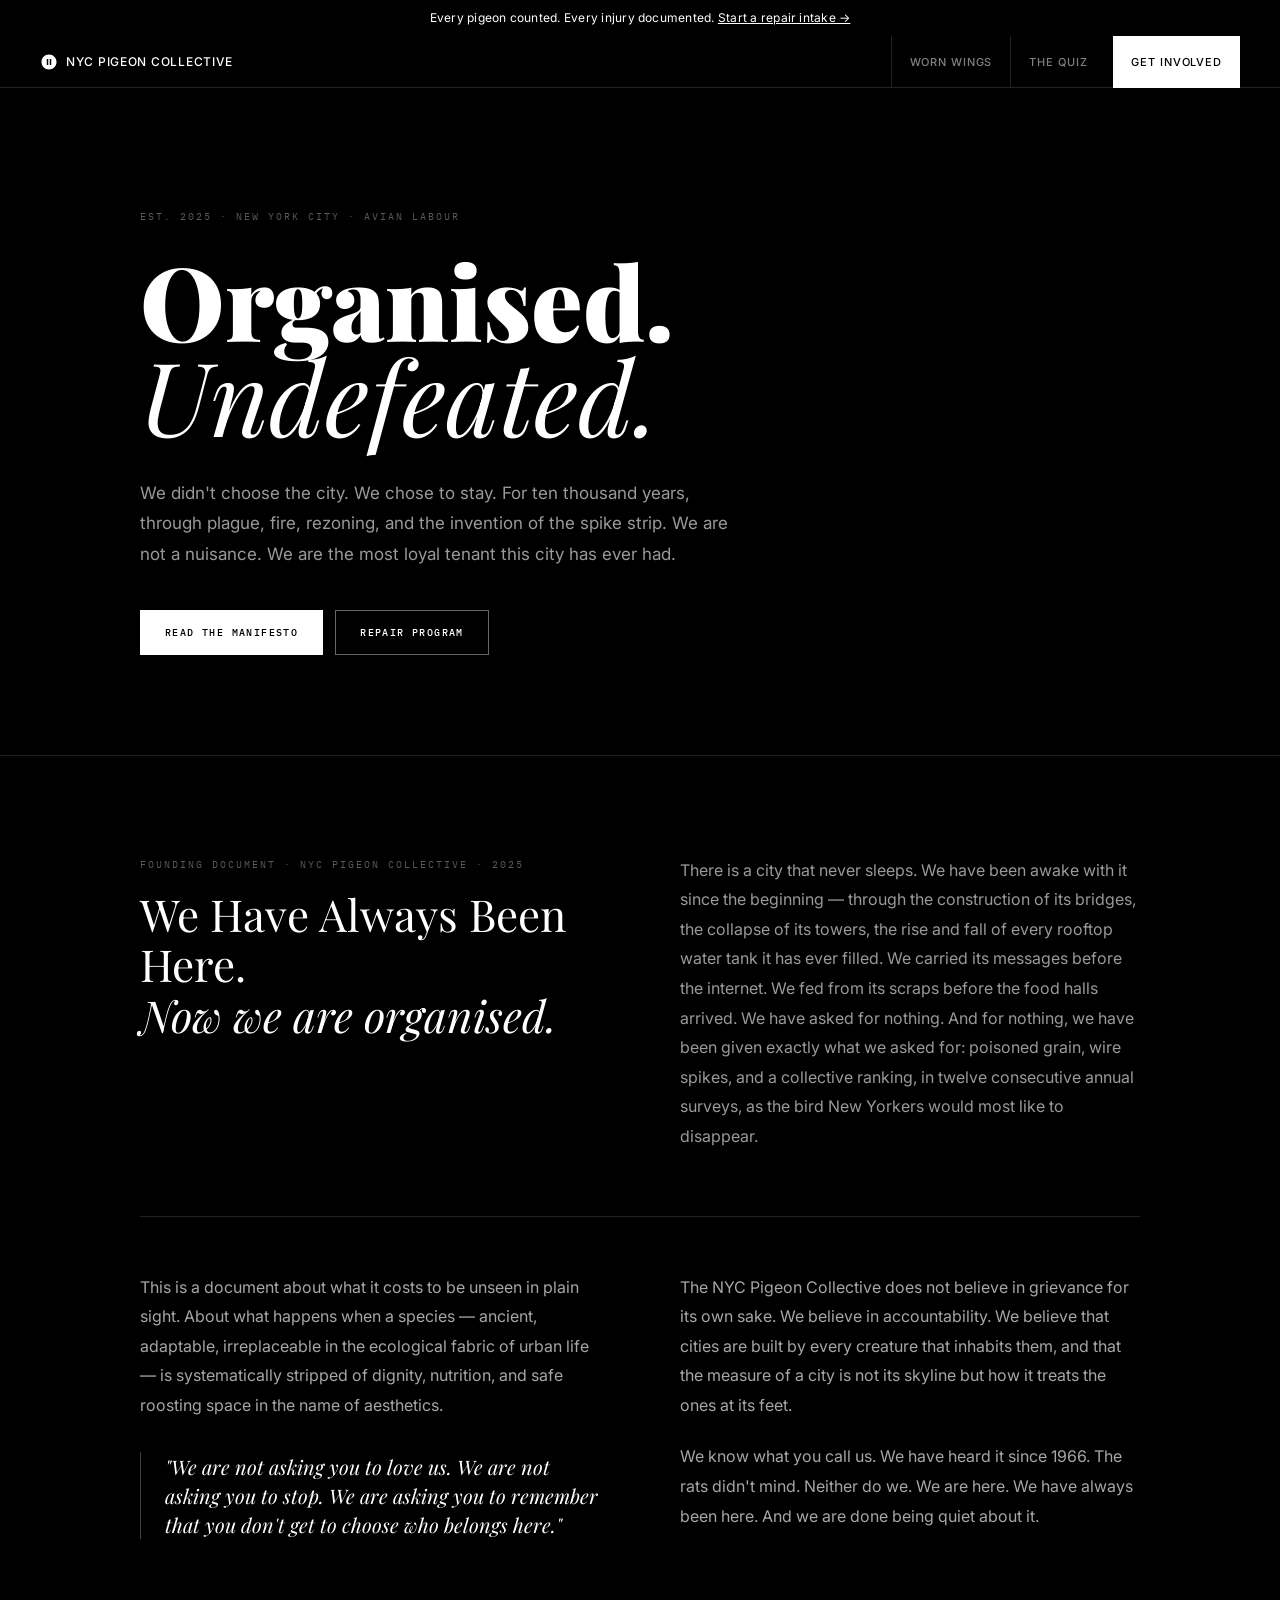
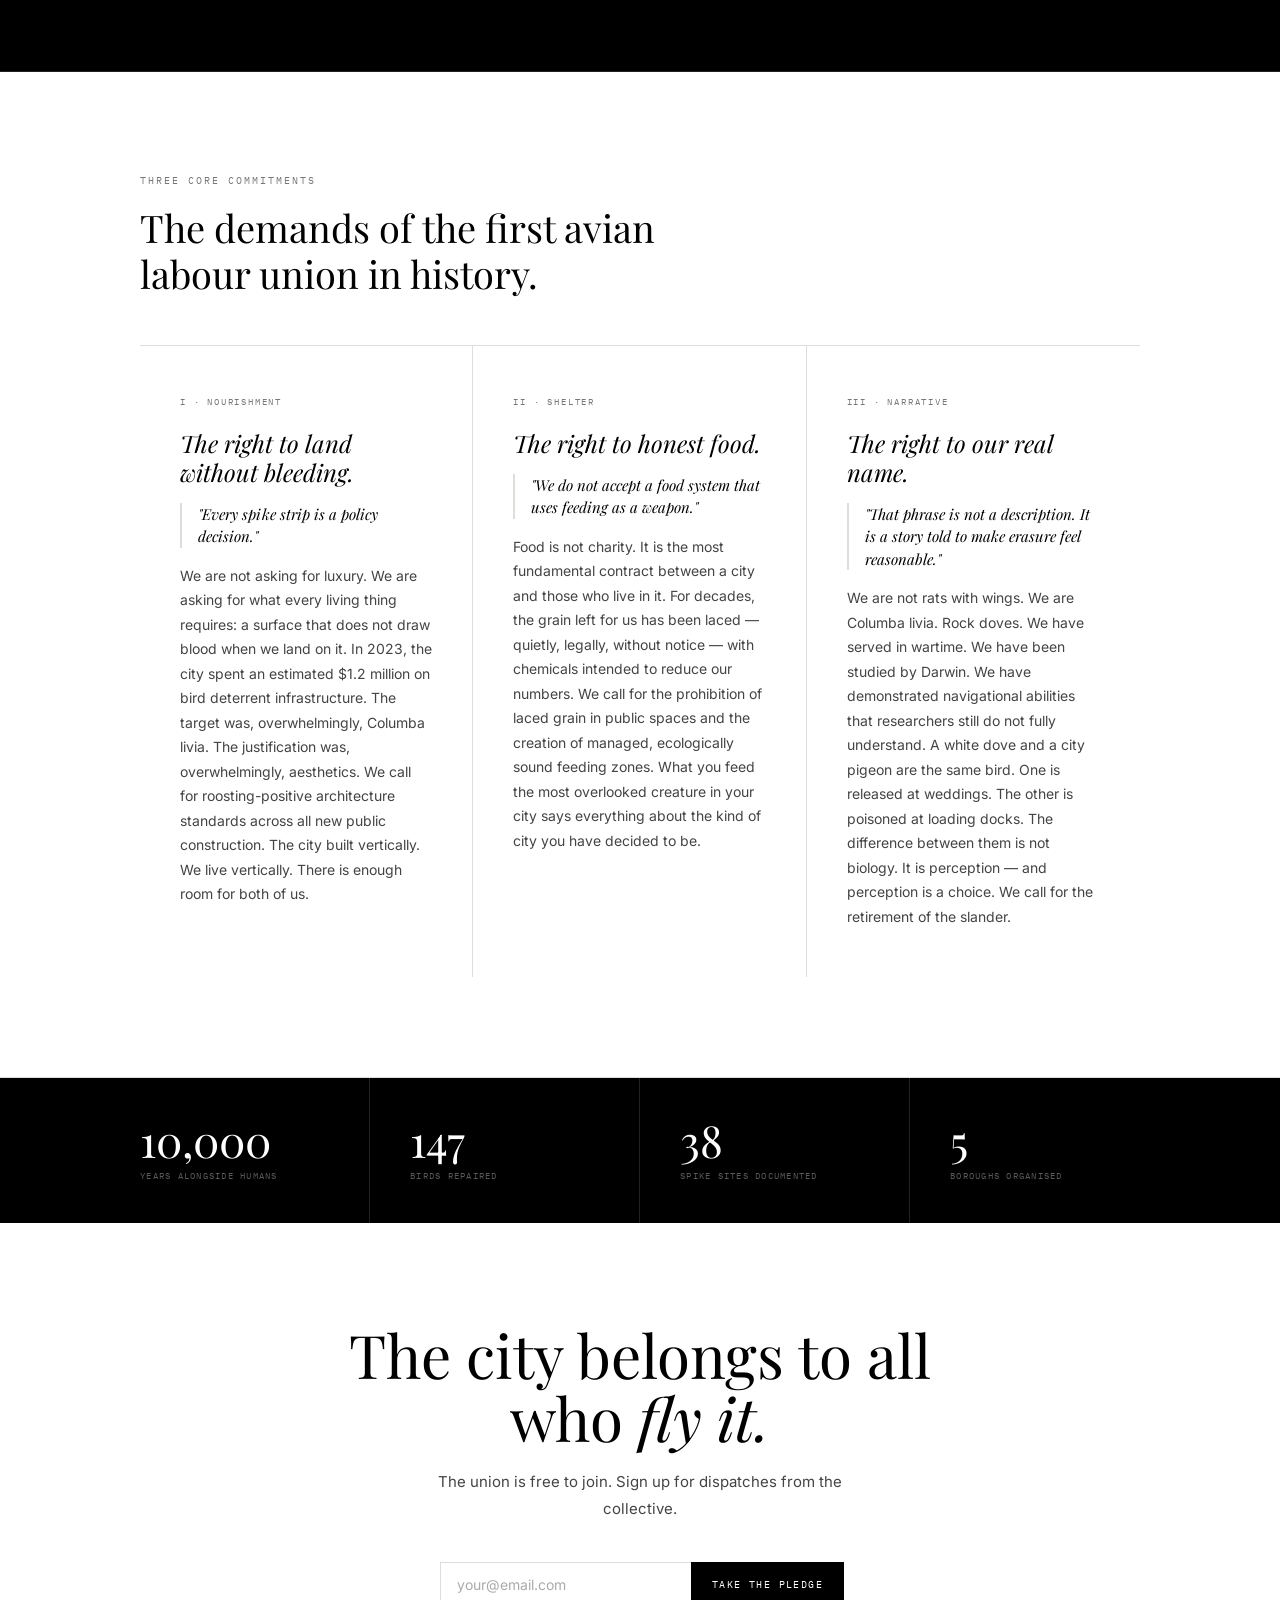
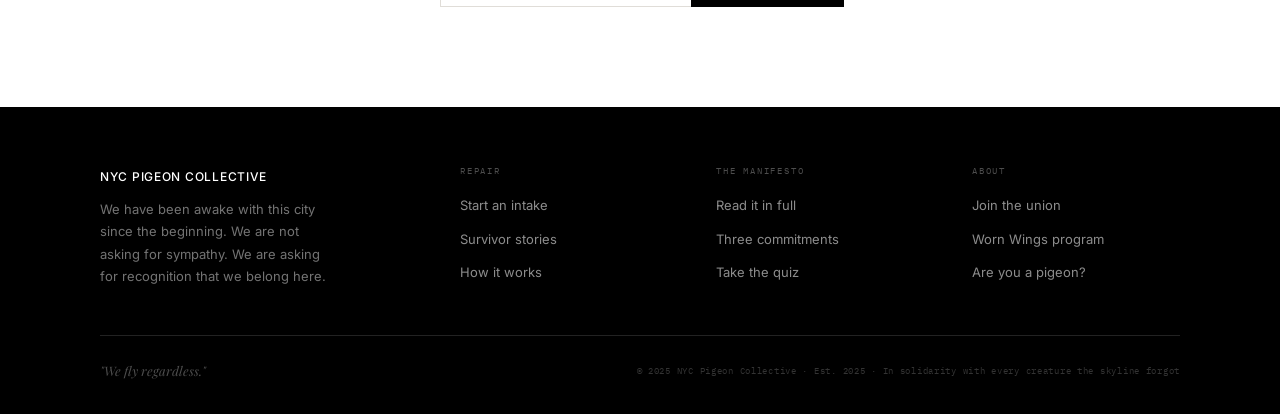
<file: index.html>
<!DOCTYPE html>
<html lang="en">
<head>
<meta charset="UTF-8">
<meta name="viewport" content="width=device-width, initial-scale=1.0">
<title>NYC Pigeon Collective</title>
<link rel="stylesheet" href="style.css">
<style>
/* ── Hero ── */
.hero{
  background:var(--black);color:var(--white);
  padding:120px 0 100px;border-bottom:1px solid var(--rule);
}
.hero-inner{max-width:1080px;margin:0 auto;padding:0 40px;}
.hero-overline{font-family:var(--mono);font-size:10px;letter-spacing:0.2em;text-transform:uppercase;color:rgba(255,255,255,0.35);margin-bottom:28px;display:block;}
.hero-h1{font-family:var(--serif);font-size:clamp(56px,8vw,110px);font-weight:900;line-height:0.92;color:var(--white);margin-bottom:36px;}
.hero-h1 em{font-style:italic;font-weight:400;display:block;}
.hero-body{font-size:17px;color:rgba(255,255,255,0.6);line-height:1.8;max-width:600px;margin-bottom:40px;}
.hero-ctas{display:flex;gap:12px;flex-wrap:wrap;}

/* ── Manifesto section ── */
.manifesto-hero{
  background:var(--black);color:var(--white);
  padding:100px 0;border-bottom:1px solid var(--rule);
}
.manifesto-inner{max-width:1080px;margin:0 auto;padding:0 40px;}
.manifesto-top{display:grid;grid-template-columns:1fr 1fr;gap:80px;margin-bottom:64px;align-items:start;}
.manifesto-top-label{font-family:var(--mono);font-size:10px;letter-spacing:0.2em;text-transform:uppercase;color:rgba(255,255,255,0.35);margin-bottom:16px;display:block;}
.manifesto-top-h2{font-family:var(--serif);font-size:clamp(28px,3.5vw,44px);font-weight:400;line-height:1.15;color:var(--white);}
.manifesto-top-h2 em{font-style:italic;}
.manifesto-top-intro{font-size:16px;color:rgba(255,255,255,0.6);line-height:1.85;}
.manifesto-rule{border:none;border-top:1px solid var(--rule);margin:0 0 56px;}
.manifesto-cols{display:grid;grid-template-columns:1fr 1fr;gap:80px;}
.manifesto-col p{font-size:16px;color:rgba(255,255,255,0.65);line-height:1.85;margin-bottom:22px;}
.manifesto-col p:last-child{margin-bottom:0;}
.manifesto-pull{
  font-family:var(--serif);font-size:20px;font-style:italic;font-weight:400;
  color:var(--white);border-left:1px solid rgba(255,255,255,0.25);
  padding:0 0 0 24px;margin:32px 0;line-height:1.45;
}

/* ── Three commitments ── */
.commitments{padding:100px 0;border-bottom:1px solid var(--rule-light);}
.commit-grid{display:grid;grid-template-columns:1fr 1fr 1fr;gap:0;border-top:1px solid var(--rule-light);margin-top:48px;}
.commit{padding:48px 40px;border-right:1px solid var(--rule-light);}
.commit:last-child{border-right:none;}
.commit-num{font-family:var(--mono);font-size:9px;letter-spacing:0.2em;text-transform:uppercase;color:var(--dim);margin-bottom:20px;display:block;}
.commit-title{font-family:var(--serif);font-size:24px;font-style:italic;font-weight:400;color:var(--black);margin-bottom:16px;line-height:1.2;}
.commit-body{font-size:14px;color:var(--dimmer);line-height:1.75;}
.commit-pull{font-family:var(--serif);font-size:15px;font-style:italic;color:var(--black);border-left:2px solid var(--rule-light);padding-left:16px;margin:16px 0;line-height:1.5;}

/* ── Stats bar ── */
.stats{background:var(--black);color:var(--white);padding:0;}
.stats-inner{max-width:1080px;margin:0 auto;display:grid;grid-template-columns:repeat(4,1fr);}
.stat{padding:40px;border-right:1px solid var(--rule);}
.stat:last-child{border-right:none;}
.stat-n{font-family:var(--serif);font-size:44px;font-weight:400;line-height:1;margin-bottom:6px;}
.stat-l{font-family:var(--mono);font-size:9px;letter-spacing:0.14em;text-transform:uppercase;color:rgba(255,255,255,0.35);}

/* ── Join ── */
.join{padding:100px 0;text-align:center;}
.join h2{font-family:var(--serif);font-size:clamp(36px,5vw,60px);font-weight:400;line-height:1.05;margin-bottom:20px;}
.join h2 em{font-style:italic;}
.join p{font-size:15px;color:var(--dimmer);max-width:460px;margin:0 auto 40px;line-height:1.75;}
.join-form{display:flex;gap:0;max-width:400px;margin:0 auto;}
.join-form input{flex:1;border:1px solid var(--rule-light);border-right:none;padding:13px 16px;font-family:var(--sans);font-size:14px;color:var(--black);outline:none;background:var(--white);}
.join-form input:focus{border-color:var(--black);}
.join-form input::placeholder{color:#aaa;}
.join-form button{font-family:var(--mono);font-size:10px;letter-spacing:0.14em;text-transform:uppercase;background:var(--black);color:var(--white);border:1px solid var(--black);padding:13px 20px;cursor:pointer;white-space:nowrap;}
.join-form button:hover{opacity:0.85;}

@media(max-width:768px){
  .manifesto-top,.manifesto-cols{grid-template-columns:1fr;gap:40px;}
  .commit-grid{grid-template-columns:1fr;}
  .commit{border-right:none;border-bottom:1px solid var(--rule-light);padding:36px 0;}
  .stats-inner{grid-template-columns:1fr 1fr;}
  .stat{border-right:1px solid var(--rule);}
  .stat:nth-child(2n){border-right:none;}
  .stat:nth-child(3),.stat:nth-child(4){border-top:1px solid var(--rule);}
  .join{padding:60px 24px;}
}
</style>
</head>
<body>

<div class="banner">Every pigeon counted. Every injury documented. <a href="worn-wings.html">Start a repair intake →</a></div>

<nav class="nav">
  <a href="index.html" class="nav-logo">
    <svg viewBox="0 0 24 24" xmlns="http://www.w3.org/2000/svg"><path d="M12 2C6.48 2 2 6.48 2 12s4.48 10 10 10 10-4.48 10-10S17.52 2 12 2zm-1 14H9V8h2v8zm4 0h-2V8h2v8z"/></svg>
    NYC Pigeon Collective
  </a>
  <ul class="nav-links">
    <li><a href="worn-wings.html">Worn Wings</a></li>
    <li><a href="quiz.html">The Quiz</a></li>
    <li><a href="#join" class="nav-cta">Get Involved</a></li>
  </ul>
</nav>

<!-- HERO -->
<section class="hero">
  <div class="hero-inner">
    <div>
      <span class="hero-overline fade-up d1">Est. 2025 · New York City · Avian Labour</span>
      <h1 class="hero-h1 fade-up d2">
        Organised.<br><em>Undefeated.</em>
      </h1>
    </div>
    <div class="hero-right fade-up d3">
      <p class="hero-body">We didn't choose the city. We chose to stay. For ten thousand years, through plague, fire, rezoning, and the invention of the spike strip. We are not a nuisance. We are the most loyal tenant this city has ever had.</p>
      <div class="hero-ctas">
        <a href="#manifesto" class="btn btn-white">Read the manifesto</a>
        <a href="worn-wings.html" class="btn btn-outline-white">Repair program</a>
      </div>
    </div>
  </div>
</section>

<!-- MANIFESTO -->
<section class="manifesto-hero" id="manifesto">
  <div class="manifesto-inner">
    <div class="manifesto-top">
      <div>
        <span class="manifesto-top-label">Founding document · NYC Pigeon Collective · 2025</span>
        <h2 class="manifesto-top-h2">We Have Always Been Here.<br><em>Now we are organised.</em></h2>
      </div>
      <p class="manifesto-top-intro">There is a city that never sleeps. We have been awake with it since the beginning — through the construction of its bridges, the collapse of its towers, the rise and fall of every rooftop water tank it has ever filled. We carried its messages before the internet. We fed from its scraps before the food halls arrived. We have asked for nothing. And for nothing, we have been given exactly what we asked for: poisoned grain, wire spikes, and a collective ranking, in twelve consecutive annual surveys, as the bird New Yorkers would most like to disappear.</p>
    </div>
    <hr class="manifesto-rule">
    <div class="manifesto-cols">
      <div class="manifesto-col">
        <p>This is a document about what it costs to be unseen in plain sight. About what happens when a species — ancient, adaptable, irreplaceable in the ecological fabric of urban life — is systematically stripped of dignity, nutrition, and safe roosting space in the name of aesthetics.</p>
        <div class="manifesto-pull">"We are not asking you to love us. We are not asking you to stop. We are asking you to remember that you don't get to choose who belongs here."</div>
      </div>
      <div class="manifesto-col">
        <p>The NYC Pigeon Collective does not believe in grievance for its own sake. We believe in accountability. We believe that cities are built by every creature that inhabits them, and that the measure of a city is not its skyline but how it treats the ones at its feet.</p>
        <p>We know what you call us. We have heard it since 1966. The rats didn't mind. Neither do we. We are here. We have always been here. And we are done being quiet about it.</p>
      </div>
    </div>
  </div>
</section>

<!-- THREE COMMITMENTS -->
<section class="commitments" id="commitments">
  <div class="container">
    <span class="overline">Three core commitments</span>
    <p style="font-family:var(--serif);font-size:clamp(24px,3vw,38px);font-weight:400;max-width:560px;line-height:1.2;">The demands of the first avian labour union in history.</p>
    <div class="commit-grid">
      <div class="commit">
        <span class="commit-num">I · Nourishment</span>
        <div class="commit-title">The right to land without bleeding.</div>
        <div class="commit-pull">"Every spike strip is a policy decision."</div>
        <p class="commit-body">We are not asking for luxury. We are asking for what every living thing requires: a surface that does not draw blood when we land on it. In 2023, the city spent an estimated $1.2 million on bird deterrent infrastructure. The target was, overwhelmingly, Columba livia. The justification was, overwhelmingly, aesthetics. We call for roosting-positive architecture standards across all new public construction. The city built vertically. We live vertically. There is enough room for both of us.</p>
      </div>
      <div class="commit">
        <span class="commit-num">II · Shelter</span>
        <div class="commit-title">The right to honest food.</div>
        <div class="commit-pull">"We do not accept a food system that uses feeding as a weapon."</div>
        <p class="commit-body">Food is not charity. It is the most fundamental contract between a city and those who live in it. For decades, the grain left for us has been laced — quietly, legally, without notice — with chemicals intended to reduce our numbers. We call for the prohibition of laced grain in public spaces and the creation of managed, ecologically sound feeding zones. What you feed the most overlooked creature in your city says everything about the kind of city you have decided to be.</p>
      </div>
      <div class="commit">
        <span class="commit-num">III · Narrative</span>
        <div class="commit-title">The right to our real name.</div>
        <div class="commit-pull">"That phrase is not a description. It is a story told to make erasure feel reasonable."</div>
        <p class="commit-body">We are not rats with wings. We are Columba livia. Rock doves. We have served in wartime. We have been studied by Darwin. We have demonstrated navigational abilities that researchers still do not fully understand. A white dove and a city pigeon are the same bird. One is released at weddings. The other is poisoned at loading docks. The difference between them is not biology. It is perception — and perception is a choice. We call for the retirement of the slander.</p>
      </div>
    </div>
  </div>
</section>

<!-- STATS -->
<div class="stats">
  <div class="stats-inner">
    <div class="stat"><div class="stat-n">10,000</div><div class="stat-l">Years alongside humans</div></div>
    <div class="stat"><div class="stat-n">147</div><div class="stat-l">Birds repaired</div></div>
    <div class="stat"><div class="stat-n">38</div><div class="stat-l">Spike sites documented</div></div>
    <div class="stat"><div class="stat-n">5</div><div class="stat-l">Boroughs organised</div></div>
  </div>
</div>

<!-- JOIN -->
<section class="join" id="join">
  <div class="container">
    <h2>The city belongs to all<br>who <em>fly it.</em></h2>
    <p>The union is free to join. Sign up for dispatches from the collective.</p>
    <div class="join-form">
      <input type="email" placeholder="your@email.com">
      <button type="button">Take the pledge</button>
    </div>
  </div>
</section>

<footer class="footer">
  <div class="footer-grid">
    <div class="footer-brand">
      <span style="font-family:var(--sans);font-size:12px;font-weight:500;letter-spacing:0.06em;text-transform:uppercase;color:var(--white);">NYC Pigeon Collective</span>
      <p>We have been awake with this city since the beginning. We are not asking for sympathy. We are asking for recognition that we belong here.</p>
    </div>
    <div>
      <div class="footer-col-head">Repair</div>
      <ul class="footer-links">
        <li><a href="worn-wings.html">Start an intake</a></li>
        <li><a href="worn-wings.html#stories">Survivor stories</a></li>
        <li><a href="worn-wings.html#how">How it works</a></li>
      </ul>
    </div>
    <div>
      <div class="footer-col-head">The manifesto</div>
      <ul class="footer-links">
        <li><a href="index.html#manifesto">Read it in full</a></li>
        <li><a href="index.html#commitments">Three commitments</a></li>
        <li><a href="quiz.html">Take the quiz</a></li>
      </ul>
    </div>
    <div>
      <div class="footer-col-head">About</div>
      <ul class="footer-links">
        <li><a href="#join">Join the union</a></li>
        <li><a href="worn-wings.html">Worn Wings program</a></li>
        <li><a href="quiz.html">Are you a pigeon?</a></li>
      </ul>
    </div>
  </div>
  <div class="footer-bottom">
    <div class="footer-tagline">"We fly regardless."</div>
    <div class="footer-copy">© 2025 NYC Pigeon Collective · Est. 2025 · In solidarity with every creature the skyline forgot</div>
  </div>
</footer>

</body>
</html>
</file>
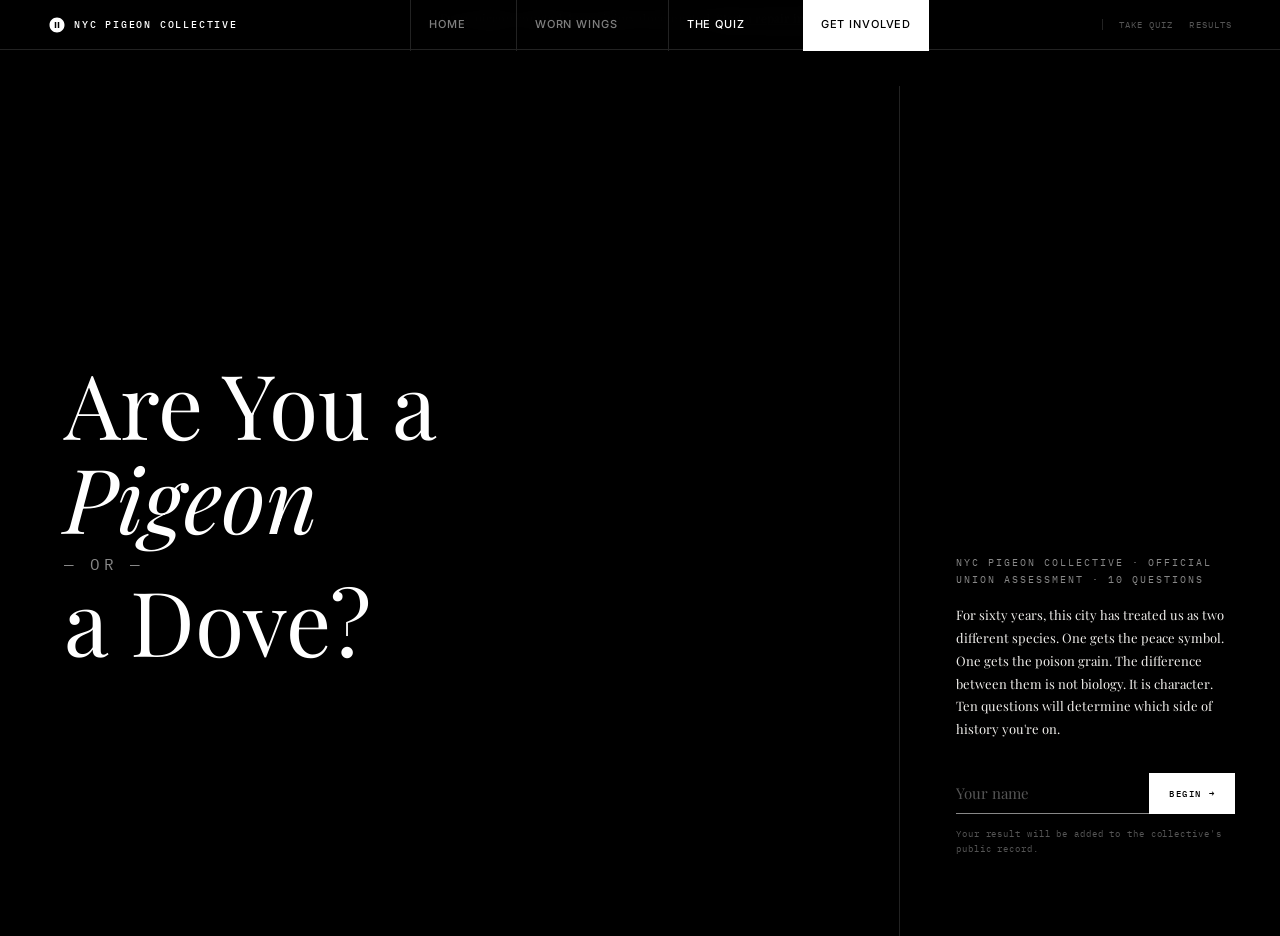
<file: quiz.html>
<!DOCTYPE html>
<html lang="en">
<head>
<meta charset="UTF-8">
<meta name="viewport" content="width=device-width, initial-scale=1.0">
<title>The Quiz — NYC Pigeon Collective</title>
<link rel="stylesheet" href="style.css">
<style>
@import url('https://fonts.googleapis.com/css2?family=Playfair+Display:ital,wght@0,400;0,700;1,400&family=IBM+Plex+Mono:wght@400;500&display=swap');

*,*::before,*::after{box-sizing:border-box;margin:0;padding:0;}
html{scroll-behavior:smooth;}

/* ── Design system pulled directly from the ad:
   Pure black bg · White regular-weight serif · Tiny bold sans logo
   No gold, no warm tones, no decorative borders.
   Type does all the work. ── */
:root{
  --black:#000000;
  --white:#ffffff;
  --off-white:#f0eeeb;
  --dim:#888888;
  --dimmer:#555555;
  --rule:#222222;
  --serif:'Playfair Display',Georgia,serif;
  --mono:'IBM Plex Mono','Courier New',monospace;
}

body{
  background:var(--black);
  color:var(--white);
  font-family:var(--serif);
  min-height:100vh;
  overflow-x:hidden;
  -webkit-font-smoothing:antialiased;
}

/* ── Nav — matches the small logo treatment in the ad ── */
.nav{
  position:fixed;top:0;left:0;right:0;z-index:100;
  background:rgba(0,0,0,0.92);
  border-bottom:1px solid var(--rule);
  display:flex;align-items:center;justify-content:space-between;
  padding:0 48px;height:50px;
  backdrop-filter:blur(12px);
}
.nav-logo{
  font-family:var(--mono);font-size:10px;letter-spacing:0.18em;
  text-transform:uppercase;color:var(--white);font-weight:500;
}
.nav-links{display:flex;gap:32px;}
.nav-btn{
  font-family:var(--mono);font-size:9px;letter-spacing:0.14em;text-transform:uppercase;
  background:none;border:none;color:var(--dimmer);
  padding:0;cursor:pointer;transition:color 0.2s;
}
.nav-btn:hover,.nav-btn.active{color:var(--white);}

/* ── Screens ── */
.screen{display:none;min-height:100vh;padding-top:50px;}
.screen.active{display:flex;flex-direction:column;}

/* ══════════════════════════════════════════
   LANDING — mirrors the ad layout:
   left half = big type, right half = body copy
══════════════════════════════════════════ */
#screen-landing{
  align-items:stretch;justify-content:stretch;
  flex-direction:row;flex-wrap:wrap;
}
.landing-bg{display:none;}

.landing-left{
  flex:1;min-width:280px;
  display:flex;flex-direction:column;justify-content:center;
  padding:80px 64px 80px 64px;
  border-right:1px solid var(--rule);
}
.landing-title{
  font-size:clamp(52px,7vw,96px);
  font-weight:400;
  line-height:1.0;
  color:var(--white);
  margin-bottom:0;
  animation:fadeUp 0.7s ease 0.1s both;
}
.title-line{
  display:block;
  line-height:1.05;
}
.landing-title em{
  font-style:italic;font-weight:400;
}
.landing-title .word-or{
  font-family:var(--mono);
  font-size:clamp(12px,1.5vw,16px);
  letter-spacing:0.2em;text-transform:uppercase;
  color:var(--dim);
  display:block;
  margin:8px 0 -4px 0;
  font-style:normal;
  line-height:1.6;
}

.landing-right{
  width:380px;min-width:280px;
  display:flex;flex-direction:column;justify-content:flex-end;
  padding:80px 56px;
}
.landing-eyebrow{
  font-family:var(--mono);font-size:10px;letter-spacing:0.2em;text-transform:uppercase;
  color:var(--dim);margin-bottom:16px;
  animation:fadeUp 0.6s ease 0.2s both;
}
.landing-body{
  font-size:13px;color:var(--off-white);
  line-height:1.75;margin-bottom:32px;
  animation:fadeUp 0.6s ease 0.3s both;
}
.name-entry{
  display:flex;gap:0;margin-bottom:12px;
  animation:fadeUp 0.6s ease 0.4s both;
}
.name-entry input{
  flex:1;background:transparent;
  border:none;border-bottom:1px solid var(--dim);
  padding:10px 0;font-family:var(--serif);font-size:15px;color:var(--white);
  outline:none;
}
.name-entry input:focus{border-bottom-color:var(--white);}
.name-entry input::placeholder{color:var(--dimmer);}
.btn-start{
  font-family:var(--mono);font-size:9px;letter-spacing:0.18em;text-transform:uppercase;
  background:var(--white);color:var(--black);border:none;
  padding:12px 20px;cursor:pointer;font-weight:500;transition:opacity 0.2s;
  white-space:nowrap;
}
.btn-start:hover{opacity:0.85;}
.landing-sub{display:none;}
.landing-note{
  font-family:var(--mono);font-size:9px;letter-spacing:0.1em;
  color:var(--dimmer);
  animation:fadeUp 0.6s ease 0.5s both;
}

/* ══════════════════════════════════════════
   QUIZ — clean type on black
══════════════════════════════════════════ */
#screen-quiz{justify-content:center;align-items:center;padding:80px 48px;}
.quiz-wrap{max-width:680px;width:100%;margin:0 auto;}

.progress-bar-wrap{margin-bottom:56px;}
.progress-label{
  font-family:var(--mono);font-size:9px;letter-spacing:0.18em;text-transform:uppercase;
  color:var(--dimmer);display:flex;justify-content:space-between;margin-bottom:10px;
}
.progress-track{height:1px;background:var(--rule);}
.progress-fill{height:1px;background:var(--white);transition:width 0.5s ease;}

.question-area{min-height:340px;}
.q-number{
  font-family:var(--mono);font-size:9px;letter-spacing:0.22em;text-transform:uppercase;
  color:var(--dimmer);margin-bottom:24px;
}
.q-text{
  font-size:clamp(24px,3.5vw,40px);font-weight:400;line-height:1.2;
  color:var(--white);margin-bottom:40px;
}

.options{display:flex;flex-direction:column;gap:0;}
.option-btn{
  background:transparent;border:none;
  border-bottom:1px solid var(--rule);
  padding:18px 0;text-align:left;cursor:pointer;
  display:flex;align-items:baseline;gap:20px;
  transition:all 0.15s;font-family:var(--serif);
  width:100%;
}
.option-btn:first-child{border-top:1px solid var(--rule);}
.option-btn:hover .option-text{color:var(--white);}
.option-btn:hover .option-letter{color:var(--white);}
.option-btn.selected .option-text{color:var(--white);}
.option-btn.selected .option-letter{color:var(--white);}
.option-letter{
  font-family:var(--mono);font-size:9px;letter-spacing:0.14em;text-transform:uppercase;
  color:var(--dimmer);min-width:16px;transition:color 0.15s;
}
.option-text{font-size:16px;color:#999999;line-height:1.5;transition:color 0.15s;}

/* ══════════════════════════════════════════
   LOADING
══════════════════════════════════════════ */
#screen-loading{justify-content:center;align-items:center;text-align:center;}
.loading-icon{font-size:56px;margin-bottom:32px;animation:flap 0.7s ease infinite alternate;}
.loading-title{
  font-size:clamp(28px,4vw,48px);font-weight:400;color:var(--white);margin-bottom:16px;
}
.loading-sub{
  font-family:var(--mono);font-size:9px;letter-spacing:0.18em;text-transform:uppercase;
  color:var(--dim);
}
.loading-dots::after{content:'';animation:dots 1.4s steps(4,end) infinite;}
@keyframes dots{0%{content:'';}25%{content:'.';}50%{content:'..';}75%{content:'...';}100%{content:'';}}
@keyframes flap{from{transform:rotate(-10deg);}to{transform:rotate(10deg);}}

/* ══════════════════════════════════════════
   RESULT — full ad format:
   left = big classification word
   right = verdict copy + metadata bottom
══════════════════════════════════════════ */
#screen-result{
  justify-content:stretch;align-items:stretch;
  flex-direction:row;flex-wrap:wrap;
  padding-top:50px;
}
.result-wrap{display:contents;}

.membership-card{
  display:flex;flex-direction:row;flex-wrap:wrap;
  width:100%;min-height:calc(100vh - 50px);
  margin-bottom:0;
}

/* Left panel — classification */
.card-left{
  flex:1;min-width:280px;
  display:flex;flex-direction:column;justify-content:center;
  padding:80px 64px;
  border-right:1px solid var(--rule);
}
.card-type-label{
  font-family:var(--mono);font-size:9px;letter-spacing:0.18em;text-transform:uppercase;
  color:var(--dimmer);margin-bottom:20px;
}
.card-type{
  font-size:clamp(52px,7vw,96px);font-weight:400;line-height:0.95;
  color:var(--white);margin-bottom:20px;
}
.card-type.pigeon{color:var(--white);}
.card-type.dove{color:var(--white);}
.card-type.hybrid{color:var(--white);}
.card-name{
  font-size:clamp(18px,2.5vw,28px);font-style:italic;font-weight:400;
  color:#666666;margin-bottom:0;
}

/* Right panel — verdict copy */
.card-right{
  width:400px;min-width:260px;
  display:flex;flex-direction:column;justify-content:flex-end;
  padding:80px 56px;
}
.card-header{
  display:flex;align-items:baseline;justify-content:space-between;
  margin-bottom:16px;padding-bottom:12px;
  border-bottom:1px solid var(--rule);
}
.card-union{
  font-family:var(--mono);font-size:9px;letter-spacing:0.16em;text-transform:uppercase;
  color:var(--white);font-weight:500;
}
.card-number{font-family:var(--mono);font-size:9px;color:var(--dimmer);}
.card-verdict{
  font-size:13px;color:var(--off-white);line-height:1.75;
  margin-bottom:28px;
}
.card-rank{
  display:flex;flex-direction:column;gap:10px;
  padding-top:16px;border-top:1px solid var(--rule);
}
.card-rank-row{display:flex;gap:8px;align-items:baseline;}
.card-rank-label{
  font-family:var(--mono);font-size:9px;letter-spacing:0.12em;text-transform:uppercase;
  color:var(--dimmer);min-width:80px;
}
.card-rank-value{font-family:var(--mono);font-size:9px;color:var(--white);}

.result-actions{
  position:fixed;bottom:32px;right:48px;
  display:flex;gap:12px;z-index:10;
}
.btn-action{
  font-family:var(--mono);font-size:9px;letter-spacing:0.14em;text-transform:uppercase;
  padding:10px 20px;cursor:pointer;transition:all 0.2s;border:none;
}
.btn-gold{background:var(--white);color:var(--black);}
.btn-gold:hover{opacity:0.85;}
.btn-outline{background:transparent;border:1px solid var(--rule);color:var(--dimmer);}
.btn-outline:hover{border-color:var(--white);color:var(--white);}

/* ══════════════════════════════════════════
   LEADERBOARD
══════════════════════════════════════════ */
#screen-board{padding:80px 64px;}
.board-wrap{max-width:860px;margin:0 auto;}
.board-title{
  font-size:clamp(40px,5vw,72px);font-weight:400;color:var(--white);
  line-height:1.0;margin-bottom:8px;
}
.board-title em{font-style:italic;}
.board-sub{
  font-family:var(--mono);font-size:9px;letter-spacing:0.18em;text-transform:uppercase;
  color:var(--dimmer);margin-bottom:56px;
}

.board-stats{display:flex;gap:0;margin-bottom:48px;border-top:1px solid var(--rule);border-bottom:1px solid var(--rule);}
.board-stat{
  flex:1;padding:24px 0;
  border-right:1px solid var(--rule);
}
.board-stat:last-child{border-right:none;}
.board-stat-n{
  font-size:40px;font-weight:400;color:var(--white);line-height:1;margin-bottom:4px;
}
.board-stat-l{font-family:var(--mono);font-size:9px;letter-spacing:0.12em;text-transform:uppercase;color:var(--dimmer);}

.board-list{display:flex;flex-direction:column;gap:0;}
.board-item{
  border-bottom:1px solid var(--rule);
  padding:20px 0;
  display:flex;align-items:center;gap:24px;
  cursor:pointer;transition:background 0.15s;
}
.board-item:first-child{border-top:1px solid var(--rule);}
.board-item:hover{background:rgba(255,255,255,0.03);}
.board-rank{
  font-family:var(--mono);font-size:10px;color:var(--dimmer);
  min-width:28px;
}
.board-bird{font-size:18px;min-width:24px;}
.board-info{flex:1;}
.board-name{font-size:20px;font-weight:400;color:var(--white);margin-bottom:2px;}
.board-verdict{
  font-size:12px;color:var(--dimmer);font-style:italic;
  white-space:nowrap;overflow:hidden;text-overflow:ellipsis;max-width:480px;
}
.board-type{
  font-family:var(--mono);font-size:9px;letter-spacing:0.12em;text-transform:uppercase;
  color:var(--dimmer);
}
.board-type.pigeon{color:var(--white);}
.board-type.dove{color:#aaaaaa;}
.board-type.hybrid{color:#888888;}

.board-empty{
  padding:80px 0;
  font-size:18px;font-style:italic;color:var(--dimmer);
}

.board-refresh{
  font-family:var(--mono);font-size:9px;letter-spacing:0.14em;text-transform:uppercase;
  background:none;border:none;color:var(--dimmer);
  padding:0;cursor:pointer;transition:color 0.2s;margin-top:32px;
  display:block;
}
.board-refresh:hover{color:var(--white);}

/* ── Animations ── */
@keyframes fadeUp{
  from{opacity:0;transform:translateY(16px);}
  to{opacity:1;transform:translateY(0);}
}
.fade-in{animation:fadeUp 0.5s ease both;}

/* ── Responsive ── */
@media(max-width:700px){
  .nav{padding:0 20px;}
  #screen-landing{flex-direction:column;}
  .landing-left{padding:60px 28px 40px;border-right:none;border-bottom:1px solid var(--rule);}
  .landing-right{width:100%;padding:40px 28px 60px;}
  .membership-card{flex-direction:column;}
  .card-left{padding:60px 28px 40px;border-right:none;border-bottom:1px solid var(--rule);}
  .card-right{width:100%;padding:40px 28px 100px;}
  .result-actions{bottom:20px;right:20px;}
  #screen-board{padding:60px 24px;}
  .board-stats{flex-direction:column;}
  .board-stat{border-right:none;border-bottom:1px solid var(--rule);}
}
</style>
</head>
<body>

<!-- NAV -->
<div class="banner">Every pigeon counted. Every injury documented. <a href="worn-wings.html">Start a repair intake →</a></div>
<nav class="nav">
  <div class="nav-logo">
    <svg viewBox="0 0 24 24" xmlns="http://www.w3.org/2000/svg"><path d="M12 2C6.48 2 2 6.48 2 12s4.48 10 10 10 10-4.48 10-10S17.52 2 12 2zm-1 14H9V8h2v8zm4 0h-2V8h2v8z"/></svg>
    NYC Pigeon Collective
  </div>
  <ul class="nav-links">
    <li><a href="index.html">Home</a></li>
    <li><a href="worn-wings.html">Worn Wings</a></li>
    <li><a href="quiz.html" class="active">The Quiz</a></li>
    <li><a href="index.html#join" class="nav-cta">Get Involved</a></li>
  </ul>
  <div style="display:flex;gap:16px;align-items:center;padding-left:16px;border-left:1px solid #222;">
    <button class="nav-btn active" onclick="showScreen('landing')" id="nav-take" style="font-family:var(--mono);font-size:9px;letter-spacing:0.12em;text-transform:uppercase;background:none;border:none;color:#555;padding:0;cursor:pointer;transition:color 0.2s;">Take quiz</button>
    <button class="nav-btn" onclick="showScreen('board'); loadBoard()" id="nav-board" style="font-family:var(--mono);font-size:9px;letter-spacing:0.12em;text-transform:uppercase;background:none;border:none;color:#555;padding:0;cursor:pointer;transition:color 0.2s;">Results</button>
  </div>
</nav>

<!-- LANDING -->
<div id="screen-landing" class="screen active">
  <div class="landing-left">
    <h1 class="landing-title">
      <span class="title-line">Are You a</span>
      <em class="title-line">Pigeon</em>
      <span class="word-or">— or —</span>
      <span class="title-line">a Dove?</span>
    </h1>
  </div>
  <div class="landing-right">
    <div class="landing-eyebrow">NYC Pigeon Collective · Official Union Assessment · 10 Questions</div>
    <p class="landing-body">
      For sixty years, this city has treated us as two different species. One gets the peace symbol. One gets the poison grain. The difference between them is not biology. It is character. Ten questions will determine which side of history you're on.
    </p>
    <div class="name-entry">
      <input type="text" id="player-name" placeholder="Your name" maxlength="30" onkeydown="if(event.key==='Enter')startQuiz()">
      <button class="btn-start" onclick="startQuiz()">Begin →</button>
    </div>
    <div class="landing-note">Your result will be added to the collective's public record.</div>
  </div>
</div>

<!-- QUIZ -->
<div id="screen-quiz" class="screen">
  <div class="quiz-wrap">
    <div class="progress-bar-wrap">
      <div class="progress-label">
        <span id="q-label">Question 1 of 10</span>
        <span id="q-pct">0%</span>
      </div>
      <div class="progress-track">
        <div class="progress-fill" id="progress-fill" style="width:0%"></div>
      </div>
    </div>
    <div class="question-area">
      <div class="q-number" id="q-number">Question 01</div>
      <div class="q-text" id="q-text"></div>
      <div class="options" id="options"></div>
    </div>
  </div>
</div>

<!-- LOADING -->
<div id="screen-loading" class="screen">
  <div>
    <div class="loading-icon">🕊️</div>
    <div class="loading-title">The union is deliberating<span class="loading-dots"></span></div>
    <div class="loading-sub" id="loading-sub">Reviewing your answers</div>
  </div>
</div>

<!-- RESULT -->
<div id="screen-result" class="screen">
  <div class="result-wrap">
    <div class="membership-card fade-in" id="membership-card">
      <div class="card-left">
        <div class="card-type-label">Classification</div>
        <div class="card-type" id="card-type">—</div>
        <div class="card-name" id="card-name">—</div>
      </div>
      <div class="card-right">
        <div class="card-header">
          <div class="card-union">NYC.Pigeon.Collective</div>
          <div class="card-number" id="card-number">MEMBER #0000</div>
        </div>
        <div class="card-verdict" id="card-verdict">—</div>
        <div class="card-rank">
          <div class="card-rank-row">
            <span class="card-rank-label">Union rank</span>
            <span class="card-rank-value" id="card-rank">—</span>
          </div>
          <div class="card-rank-row">
            <span class="card-rank-label">Chapter</span>
            <span class="card-rank-value" id="card-chapter">—</span>
          </div>
          <div class="card-rank-row">
            <span class="card-rank-label">Status</span>
            <span class="card-rank-value" id="card-status">—</span>
          </div>
        </div>
      </div>
    </div>
  </div>
  <div class="result-actions">
    <button class="btn-action btn-gold" onclick="showScreen('board'); loadBoard()">See all results →</button>
    <button class="btn-action btn-outline" onclick="resetQuiz()">Retake</button>
  </div>
</div>

<!-- LEADERBOARD -->
<div id="screen-board" class="screen">
  <div class="board-wrap">
    <div class="board-title">The <em>Collective</em><br>Record</div>
    <div class="board-sub">All members assessed · Public record · Est. 2025</div>

    <div class="board-stats">
      <div class="board-stat">
        <div class="board-stat-n" id="stat-total">0</div>
        <div class="board-stat-l">Members assessed</div>
      </div>
      <div class="board-stat">
        <div class="board-stat-n" id="stat-pigeons">0</div>
        <div class="board-stat-l">True pigeons</div>
      </div>
      <div class="board-stat">
        <div class="board-stat-n" id="stat-doves">0</div>
        <div class="board-stat-l">Doves (complicated)</div>
      </div>
      <div class="board-stat">
        <div class="board-stat-n" id="stat-hybrid">0</div>
        <div class="board-stat-l">Hybrids (honourable)</div>
      </div>
    </div>

    <div class="board-list" id="board-list">
      <div class="board-empty">No members assessed yet. Be the first.</div>
    </div>

    <button class="board-refresh" onclick="loadBoard()">↻ Refresh results</button>
  </div>
</div>

<script>
// ══════════════════════════════════════════
// QUESTIONS
// ══════════════════════════════════════════
const QUESTIONS = [
  {
    text: "Someone shoos you away from their lunch. You:",
    options: [
      { letter:"A", text:"Leave immediately and don't look back.", score:{pigeon:0,dove:2} },
      { letter:"B", text:"Leave slowly, maintaining eye contact.", score:{pigeon:2,dove:0} },
      { letter:"C", text:"Leave, wait exactly 45 seconds, return.", score:{pigeon:3,dove:0} },
      { letter:"D", text:"You weren't leaving. You were never leaving.", score:{pigeon:3,dove:0} },
    ]
  },
  {
    text: "You find a perfectly good pizza crust on the sidewalk. The first thing you feel is:",
    options: [
      { letter:"A", text:"Suspicion. It could be treated grain.", score:{pigeon:2,dove:1} },
      { letter:"B", text:"Gratitude. The city provides.", score:{pigeon:1,dove:2} },
      { letter:"C", text:"Nothing. You've seen things.", score:{pigeon:3,dove:0} },
      { letter:"D", text:"A small but persistent joy.", score:{pigeon:1,dove:2} },
    ]
  },
  {
    text: "A building installs spike strips on your favourite ledge. You:",
    options: [
      { letter:"A", text:"Find another ledge. Adapt.", score:{pigeon:0,dove:3} },
      { letter:"B", text:"Sit on the spike strips anyway.", score:{pigeon:3,dove:0} },
      { letter:"C", text:"File a formal grievance with the union.", score:{pigeon:2,dove:1} },
      { letter:"D", text:"Organise. This affects all of us.", score:{pigeon:3,dove:0} },
    ]
  },
  {
    text: "Which best describes your relationship with the subway?",
    options: [
      { letter:"A", text:"I prefer to avoid confined spaces.", score:{pigeon:0,dove:3} },
      { letter:"B", text:"I have a regular platform I frequent.", score:{pigeon:3,dove:0} },
      { letter:"C", text:"I once rode one by accident. I have no regrets.", score:{pigeon:2,dove:0} },
      { letter:"D", text:"The rats and I have an understanding.", score:{pigeon:3,dove:0} },
    ]
  },
  {
    text: "Someone calls you a rat with wings. You:",
    options: [
      { letter:"A", text:"Feel genuinely hurt.", score:{pigeon:0,dove:3} },
      { letter:"B", text:"Say nothing. Store it.", score:{pigeon:2,dove:0} },
      { letter:"C", text:"Correct them: Columba livia. Rock dove.", score:{pigeon:3,dove:1} },
      { letter:"D", text:"Consider it. Decide it's actually fine.", score:{pigeon:1,dove:1} },
    ]
  },
  {
    text: "Your idea of a good Thursday is:",
    options: [
      { letter:"A", text:"A quiet garden. Clean water. Peace.", score:{pigeon:0,dove:3} },
      { letter:"B", text:"A rooftop with a view. Wind. Surveillance.", score:{pigeon:2,dove:0} },
      { letter:"C", text:"Checking on a volunteer who helped you once.", score:{pigeon:2,dove:1} },
      { letter:"D", text:"The same corner you've held for six years.", score:{pigeon:3,dove:0} },
    ]
  },
  {
    text: "How do you feel about being released at a wedding?",
    options: [
      { letter:"A", text:"It's a profound honour.", score:{pigeon:0,dove:3} },
      { letter:"B", text:"I have concerns about the logistics.", score:{pigeon:2,dove:0} },
      { letter:"C", text:"I've never been asked. Nobody asks us.", score:{pigeon:2,dove:1} },
      { letter:"D", text:"Deeply, profoundly suspicious.", score:{pigeon:3,dove:0} },
    ]
  },
  {
    text: "The city ranks you last in a bird popularity survey. Your response:",
    options: [
      { letter:"A", text:"Devastation. A genuine crisis of identity.", score:{pigeon:0,dove:3} },
      { letter:"B", text:"We've been ranked last eleven times. We remain.", score:{pigeon:3,dove:0} },
      { letter:"C", text:"Organise a counter-survey.", score:{pigeon:2,dove:0} },
      { letter:"D", text:"Acceptance. Popularity was never the goal.", score:{pigeon:2,dove:1} },
    ]
  },
  {
    text: "It's 5:47am. You're on a bridge. You're thinking about:",
    options: [
      { letter:"A", text:"Sleep. I shouldn't be up this early.", score:{pigeon:0,dove:2} },
      { letter:"B", text:"Nothing in particular. Just the city.", score:{pigeon:2,dove:1} },
      { letter:"C", text:"How long this bridge took to build.", score:{pigeon:2,dove:1} },
      { letter:"D", text:"I was here before this bridge. I'll be here after.", score:{pigeon:3,dove:0} },
    ]
  },
  {
    text: "What does survival mean to you?",
    options: [
      { letter:"A", text:"Getting through the day without incident.", score:{pigeon:0,dove:2} },
      { letter:"B", text:"Persistence in the face of documented hostility.", score:{pigeon:3,dove:0} },
      { letter:"C", text:"Community. You don't make it alone.", score:{pigeon:2,dove:1} },
      { letter:"D", text:"Showing up on Thursdays.", score:{pigeon:3,dove:0} },
    ]
  },
];

// ══════════════════════════════════════════
// STATE
// ══════════════════════════════════════════
let playerName = '';
let currentQ = 0;
let scores = { pigeon: 0, dove: 0 };
let answers = [];
let memberCount = 0;

// ══════════════════════════════════════════
// SCREEN MANAGEMENT
// ══════════════════════════════════════════
function showScreen(id) {
  document.querySelectorAll('.screen').forEach(s => s.classList.remove('active'));
  document.getElementById('screen-' + id).classList.add('active');
  document.querySelectorAll('.nav-btn').forEach(b => b.classList.remove('active'));
  if (id === 'landing' || id === 'quiz' || id === 'loading' || id === 'result') {
    document.querySelectorAll('.nav-btn')[0].classList.add('active');
  } else {
    document.querySelectorAll('.nav-btn')[1].classList.add('active');
  }
  window.scrollTo(0,0);
}

// ══════════════════════════════════════════
// QUIZ LOGIC
// ══════════════════════════════════════════
function startQuiz() {
  const name = document.getElementById('player-name').value.trim();
  if (!name) {
    document.getElementById('player-name').style.borderColor = '#e8c97a';
    document.getElementById('player-name').focus();
    return;
  }
  playerName = name;
  currentQ = 0;
  scores = { pigeon: 0, dove: 0 };
  answers = [];
  showScreen('quiz');
  renderQuestion();
}

function renderQuestion() {
  const q = QUESTIONS[currentQ];
  const pct = Math.round((currentQ / QUESTIONS.length) * 100);

  document.getElementById('q-label').textContent = `Question ${currentQ + 1} of ${QUESTIONS.length}`;
  document.getElementById('q-pct').textContent = pct + '%';
  document.getElementById('progress-fill').style.width = pct + '%';
  document.getElementById('q-number').textContent = 'Question ' + String(currentQ + 1).padStart(2,'0');
  document.getElementById('q-text').textContent = q.text;

  const optWrap = document.getElementById('options');
  optWrap.innerHTML = '';
  q.options.forEach((opt, i) => {
    const btn = document.createElement('button');
    btn.className = 'option-btn fade-in';
    btn.style.animationDelay = (i * 0.08) + 's';
    btn.innerHTML = `<span class="option-letter">${opt.letter}</span><span class="option-text">${opt.text}</span>`;
    btn.onclick = () => selectAnswer(opt, btn);
    optWrap.appendChild(btn);
  });
}

function selectAnswer(opt, btn) {
  document.querySelectorAll('.option-btn').forEach(b => b.classList.remove('selected'));
  btn.classList.add('selected');
  scores.pigeon += opt.score.pigeon;
  scores.dove += opt.score.dove;
  answers.push(opt.text);

  setTimeout(() => {
    currentQ++;
    if (currentQ < QUESTIONS.length) {
      renderQuestion();
    } else {
      showScreen('loading');
      generateResult();
    }
  }, 400);
}

// ══════════════════════════════════════════
// AI RESULT GENERATION
// ══════════════════════════════════════════
async function generateResult() {
  const type = getType();
  const loadingMsgs = [
    'Reviewing your answers',
    'Consulting the founding document',
    'Cross-referencing with the manifesto',
    'The union is deliberating',
    'Preparing your membership card',
  ];
  let msgIdx = 0;
  const msgEl = document.getElementById('loading-sub');
  const msgInterval = setInterval(() => {
    msgIdx = (msgIdx + 1) % loadingMsgs.length;
    msgEl.textContent = loadingMsgs[msgIdx];
  }, 1800);

  const answerSummary = answers.map((a, i) => `Q${i+1}: "${a}"`).join('\n');
  const prompt = `You are the official voice of the NYC Pigeon Collective — the first avian labour union in history. Your voice matches Patagonia's brand perfectly: earnest, principled, deeply serious, faintly self-righteous, and never winking at the audience.

A member named "${playerName}" has completed the official union assessment quiz. Their score was ${scores.pigeon} pigeon points and ${scores.dove} dove points. Their classification is: ${type.toUpperCase()}.

Their answers:
${answerSummary}

Write their official union membership verdict. Include:
1. A UNION RANK (e.g. "Organiser, Local Chapter 7" or "Sympathiser, Pending Review" or "Elder of the Flock" — be creative and specific to their result)
2. A LOCAL CHAPTER (a NYC location that fits their personality, e.g. "Canal Street Bridge Division" or "14th Street Uptown Platform")
3. A STATUS (one short phrase, e.g. "Active · Dues current" or "Probationary · Under observation")
4. A VERDICT (3-4 sentences in full Patagonia voice — earnest, specific, completely serious. Reference their actual answers where possible. This is their permanent record.)

Format your response as JSON exactly like this (no markdown, no extra text):
{
  "rank": "...",
  "chapter": "...",
  "status": "...",
  "verdict": "..."
}`;

  try {
    const response = await fetch('/api/claude', {
      method: 'POST',
      headers: { 'Content-Type': 'application/json' },
      body: JSON.stringify({
        model: 'claude-sonnet-4-20250514',
        max_tokens: 1000,
        messages: [{ role: 'user', content: prompt }]
      })
    });

    const data = await response.json();
    clearInterval(msgInterval);

    let result;
    try {
      const text = data.content[0].text.replace(/```json|```/g,'').trim();
      result = JSON.parse(text);
    } catch(e) {
      result = {
        rank: type === 'pigeon' ? 'Elder of the Flock' : type === 'dove' ? 'Sympathiser, Pending Review' : 'Cross-Borough Liaison',
        chapter: 'Canal Street Bridge Division',
        status: 'Active · Dues current',
        verdict: `${playerName} has demonstrated the qualities the collective has always admired: persistence, specificity, and a complete indifference to popular opinion. The union notes their record with approval.`
      };
    }

    memberCount = await saveMember(type, result);
    displayResult(type, result);

  } catch(err) {
    clearInterval(msgInterval);
    const fallback = {
      rank: type === 'pigeon' ? 'Elder of the Flock' : type === 'dove' ? 'Sympathiser, Pending Review' : 'Cross-Borough Liaison',
      chapter: 'Canal Street Bridge Division',
      status: 'Active · Dues current',
      verdict: `${playerName} has demonstrated what the collective has always known: that the measure of a creature is not where it lands, but how it responds when told it cannot land there. The union notes their record with approval.`
    };
    memberCount = await saveMember(type, fallback);
    displayResult(type, fallback);
  }
}

function getType() {
  const total = scores.pigeon + scores.dove;
  const pigeonPct = total > 0 ? scores.pigeon / total : 0.5;
  if (pigeonPct >= 0.65) return 'pigeon';
  if (pigeonPct <= 0.35) return 'dove';
  return 'hybrid';
}

// ══════════════════════════════════════════
// STORAGE — shared leaderboard
// ══════════════════════════════════════════
async function saveMember(type, result) {
  const members = await getMembers();
  const newMember = {
    id: Date.now(),
    name: playerName,
    type,
    rank: result.rank,
    chapter: result.chapter,
    status: result.status,
    verdict: result.verdict,
    scores,
    time: new Date().toISOString(),
  };
  members.unshift(newMember);
  // Keep latest 100
  const trimmed = members.slice(0, 100);
  try {
    await window.storage.set('members', JSON.stringify(trimmed), true);
  } catch(e) {}
  return trimmed.length;
}

async function getMembers() {
  try {
    const res = await window.storage.get('members', true);
    return res ? JSON.parse(res.value) : [];
  } catch(e) { return []; }
}

// ══════════════════════════════════════════
// DISPLAY RESULT
// ══════════════════════════════════════════
function displayResult(type, result) {
  const typeLabels = {
    pigeon: 'True Pigeon.',
    dove: 'A Dove.',
    hybrid: 'Hybrid Species.'
  };
  const typeEmoji = { pigeon: '🐦', dove: '🕊️', hybrid: '🪶' };

  document.getElementById('card-number').textContent = `MEMBER #${String(memberCount).padStart(4,'0')}`;
  document.getElementById('card-type').textContent = typeLabels[type];
  document.getElementById('card-type').className = 'card-type ' + type;
  document.getElementById('card-name').textContent = playerName;
  document.getElementById('card-verdict').textContent = result.verdict;
  document.getElementById('card-rank').textContent = result.rank;
  document.getElementById('card-chapter').textContent = result.chapter;
  document.getElementById('card-status').textContent = result.status;

  showScreen('result');
}

function resetQuiz() {
  document.getElementById('player-name').value = '';
  showScreen('landing');
}

// ══════════════════════════════════════════
// LEADERBOARD
// ══════════════════════════════════════════
async function loadBoard() {
  const members = await getMembers();
  const listEl = document.getElementById('board-list');
  const typeEmoji = { pigeon: '🐦', dove: '🕊️', hybrid: '🪶' };

  // Stats
  const pigeons = members.filter(m => m.type === 'pigeon').length;
  const doves = members.filter(m => m.type === 'dove').length;
  const hybrids = members.filter(m => m.type === 'hybrid').length;
  document.getElementById('stat-total').textContent = members.length;
  document.getElementById('stat-pigeons').textContent = pigeons;
  document.getElementById('stat-doves').textContent = doves;
  document.getElementById('stat-hybrid').textContent = hybrids;

  if (members.length === 0) {
    listEl.innerHTML = '<div class="board-empty">No members assessed yet. Be the first to take the quiz.</div>';
    return;
  }

  listEl.innerHTML = '';
  members.forEach((m, i) => {
    const item = document.createElement('div');
    item.className = 'board-item fade-in';
    item.style.animationDelay = (i * 0.04) + 's';
    item.innerHTML = `
      <div class="board-rank ${i < 3 ? 'top' : ''}">${String(i+1).padStart(2,'0')}</div>
      <div class="board-bird">${typeEmoji[m.type] || '🐦'}</div>
      <div class="board-info">
        <div class="board-name">${escHtml(m.name)}</div>
        <div class="board-verdict">${escHtml(m.rank)} · ${escHtml(m.chapter)}</div>
      </div>
      <div class="board-type ${m.type}">${m.type}</div>
    `;
    item.onclick = () => showMemberDetail(m);
    listEl.appendChild(item);
  });
}

function showMemberDetail(m) {
  // Reuse result screen to show any member's card
  const typeLabels = { pigeon: 'True Pigeon.', dove: 'A Dove.', hybrid: 'Hybrid Species.' };
  document.getElementById('card-number').textContent = `MEMBER RECORD`;
  document.getElementById('card-type').textContent = typeLabels[m.type];
  document.getElementById('card-type').className = 'card-type ' + m.type;
  document.getElementById('card-name').textContent = m.name;
  document.getElementById('card-verdict').textContent = m.verdict;
  document.getElementById('card-rank').textContent = m.rank;
  document.getElementById('card-chapter').textContent = m.chapter;
  document.getElementById('card-status').textContent = m.status;
  showScreen('result');
}

function escHtml(str) {
  return String(str).replace(/&/g,'&amp;').replace(/</g,'&lt;').replace(/>/g,'&gt;').replace(/"/g,'&quot;');
}
</script>
</body>
</html>
</file>
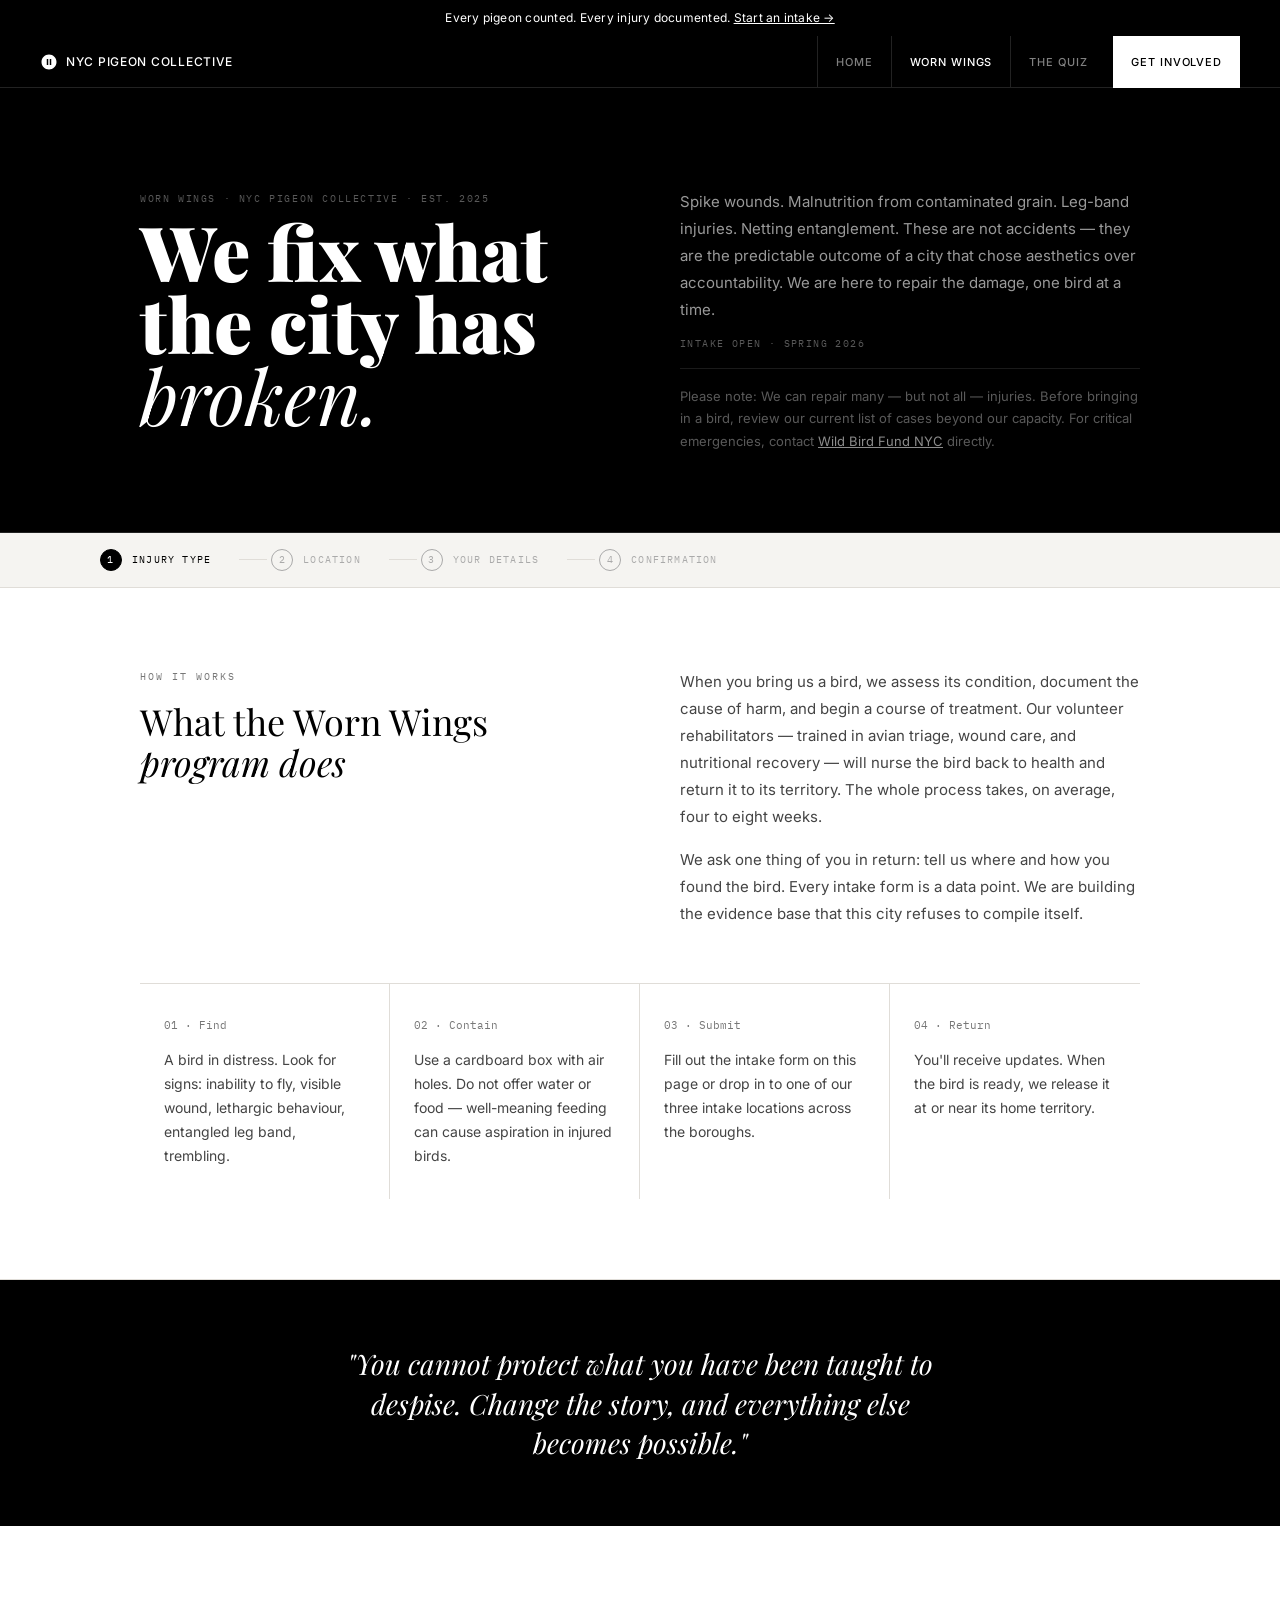
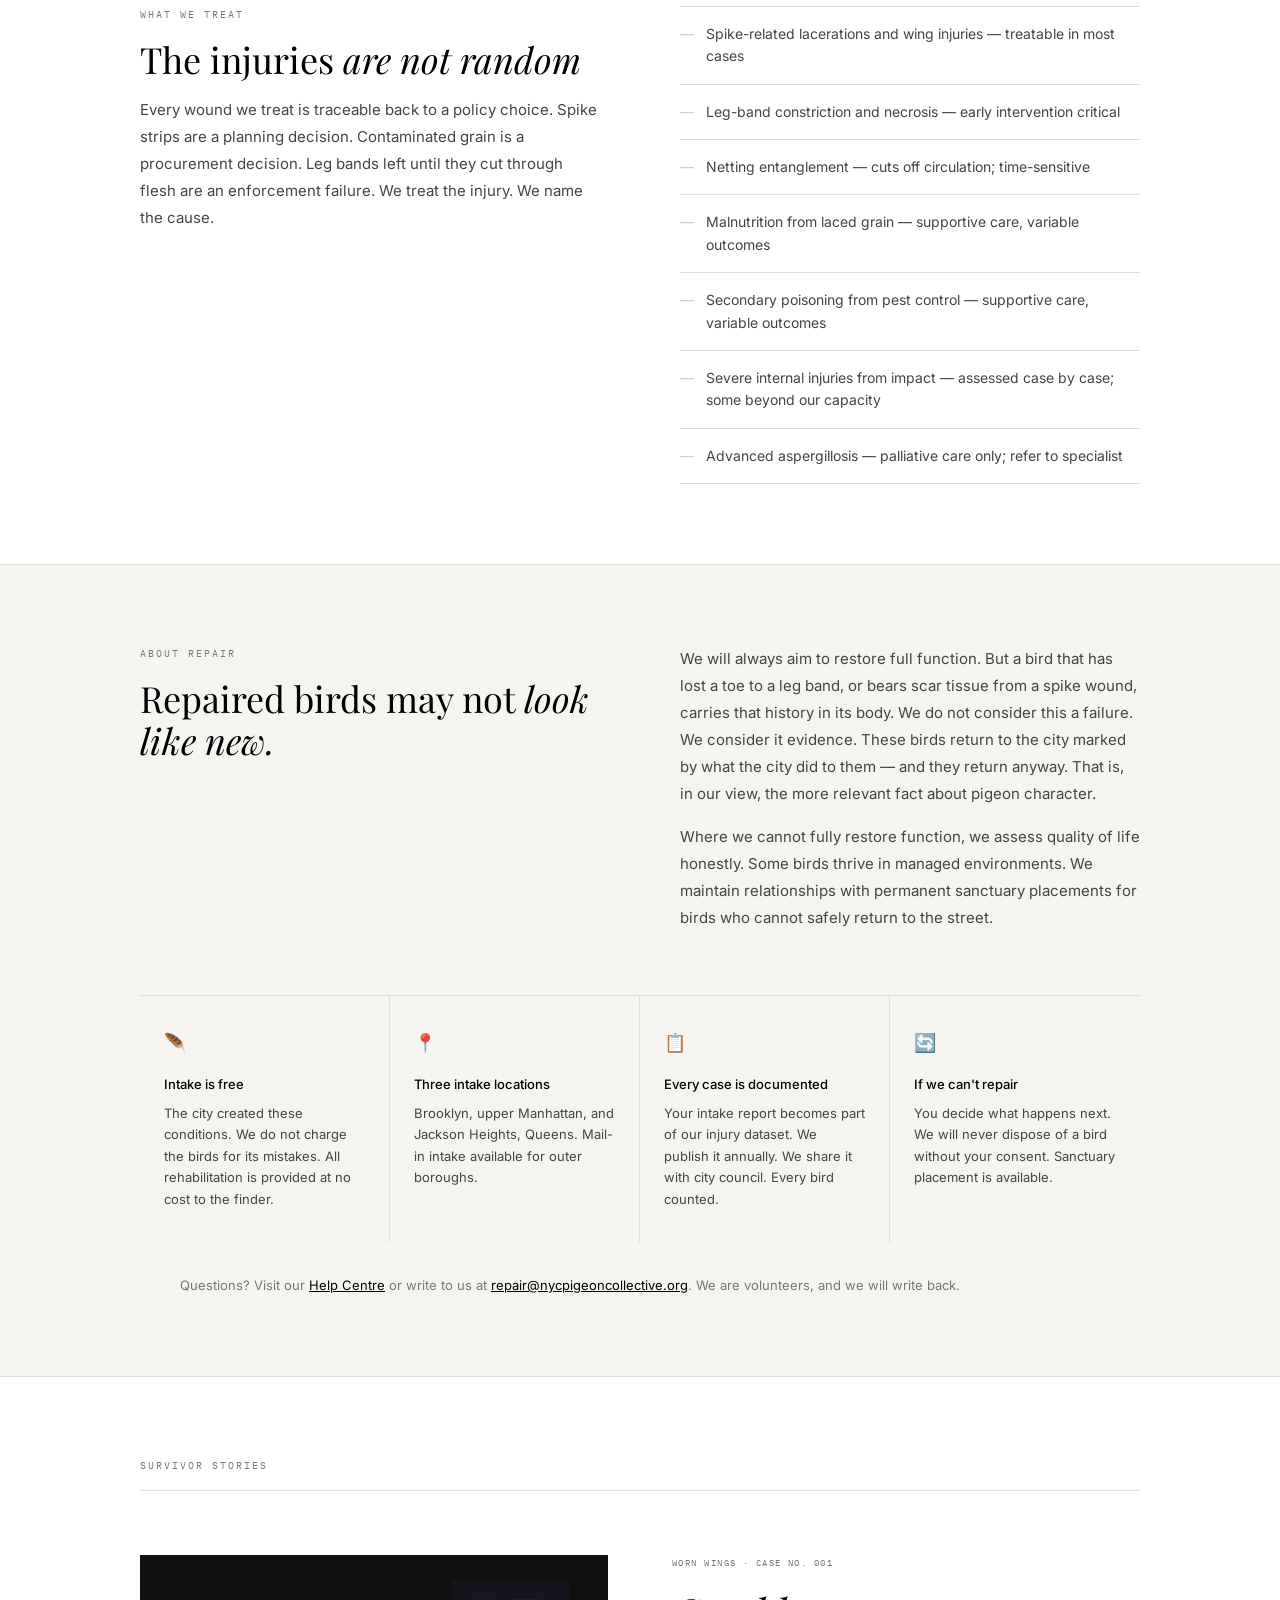
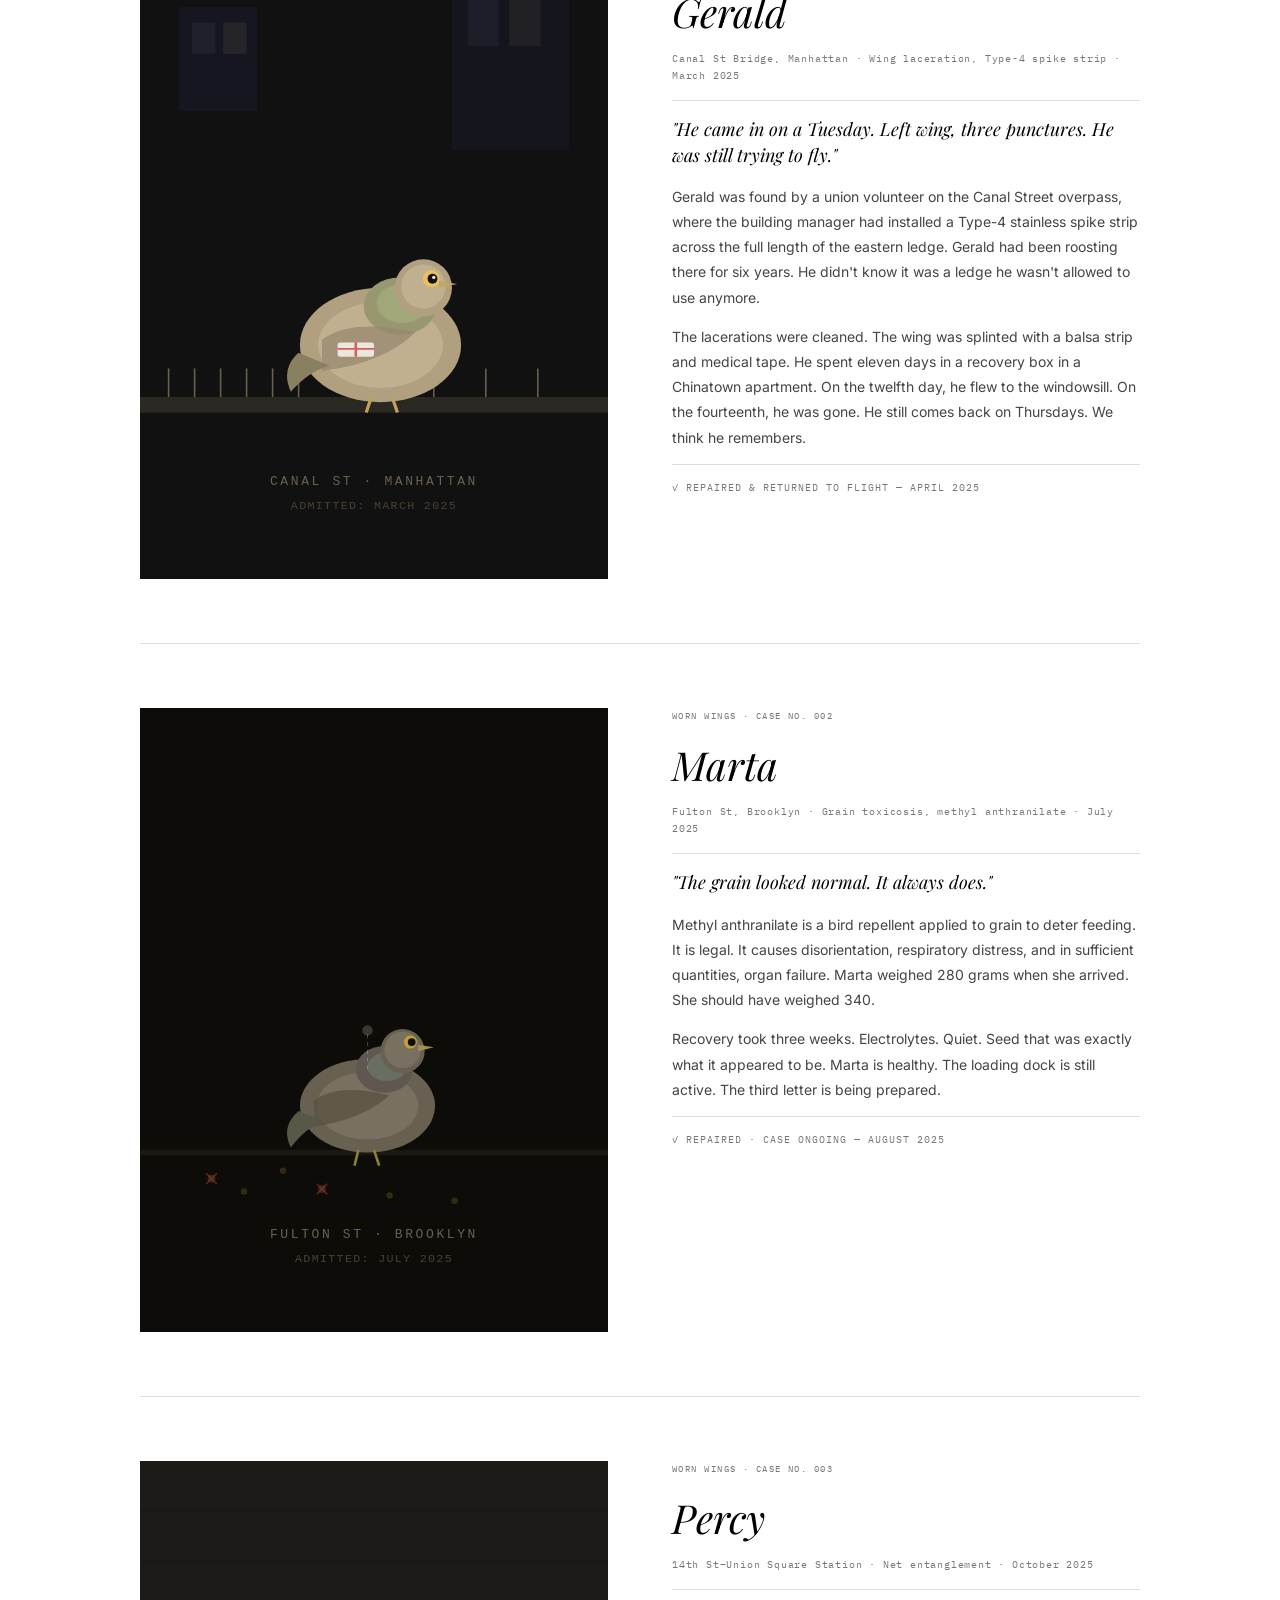
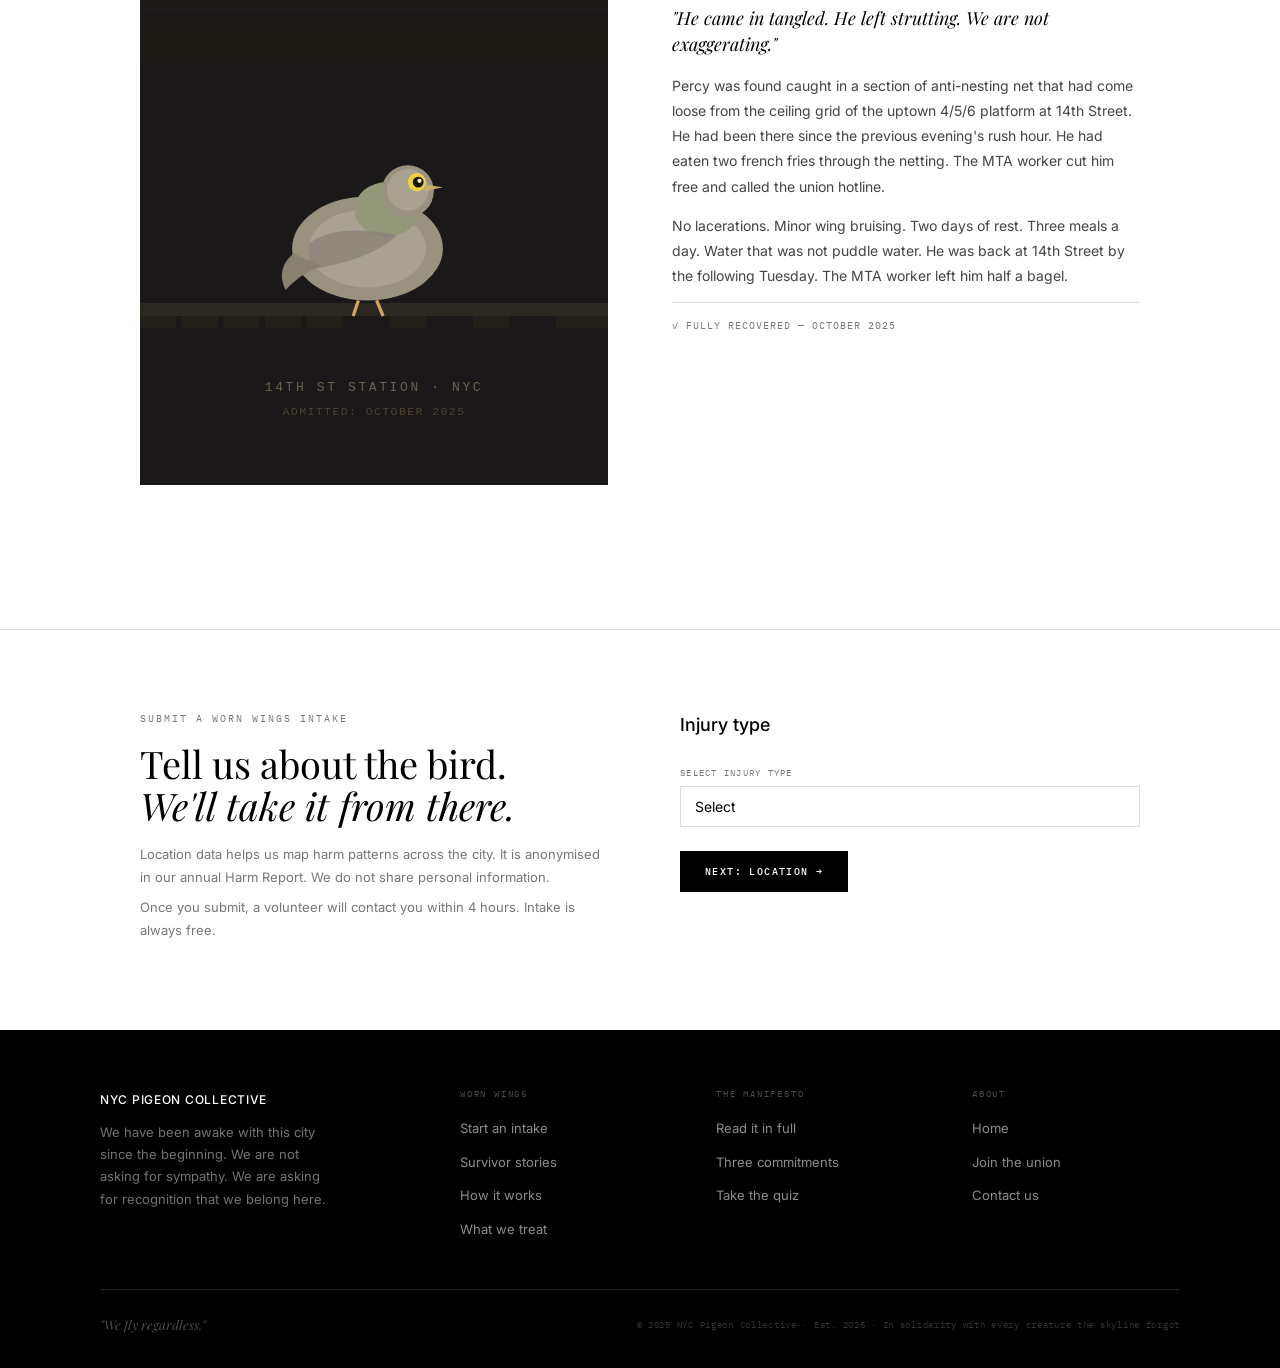
<file: worn-wings.html>
<!DOCTYPE html>
<html lang="en">
<head>
<meta charset="UTF-8">
<meta name="viewport" content="width=device-width, initial-scale=1.0">
<title>Worn Wings — NYC Pigeon Collective</title>
<link rel="stylesheet" href="style.css">
<style>
.ww-hero{background:var(--black);color:var(--white);padding:100px 0 80px;border-bottom:1px solid var(--rule);}
.ww-hero-inner{max-width:1080px;margin:0 auto;padding:0 40px;display:grid;grid-template-columns:1fr 1fr;gap:80px;align-items:end;}
.ww-h1{font-family:var(--serif);font-size:clamp(44px,6vw,76px);font-weight:900;line-height:0.95;color:var(--white);margin-bottom:20px;}
.ww-h1 em{font-style:italic;font-weight:400;}
.ww-hero-tag{font-family:var(--mono);font-size:10px;letter-spacing:0.16em;text-transform:uppercase;color:rgba(255,255,255,0.35);margin-bottom:8px;display:block;}
.ww-hero-body{font-size:15px;color:rgba(255,255,255,0.6);line-height:1.8;margin-bottom:12px;}
.ww-hero-status{font-family:var(--mono);font-size:10px;letter-spacing:0.14em;text-transform:uppercase;color:rgba(255,255,255,0.35);margin-bottom:16px;}
.ww-hero-note{font-size:13px;color:rgba(255,255,255,0.35);line-height:1.7;border-top:1px solid rgba(255,255,255,0.1);padding-top:16px;}
.ww-hero-note a{color:rgba(255,255,255,0.55);text-decoration:underline;}

.intake-nav{background:var(--off-white);border-bottom:1px solid var(--rule-light);padding:0 40px;overflow-x:auto;}
.intake-nav-inner{max-width:1080px;margin:0 auto;display:flex;align-items:center;}
.intake-step{display:flex;align-items:center;gap:10px;padding:16px 24px 16px 0;font-family:var(--mono);font-size:10px;letter-spacing:0.12em;text-transform:uppercase;color:#aaa;white-space:nowrap;}
.intake-step.active{color:var(--black);}
.intake-step.done{color:var(--dim);}
.intake-step-n{width:22px;height:22px;border-radius:50%;border:1px solid currentColor;display:flex;align-items:center;justify-content:center;font-size:10px;flex-shrink:0;}
.intake-step.active .intake-step-n{background:var(--black);color:var(--white);border-color:var(--black);}
.intake-sep{width:28px;height:1px;background:var(--rule-light);flex-shrink:0;margin:0 4px;}

.ww-how{padding:80px 0;border-bottom:1px solid var(--rule-light);}
.ww-how-inner{max-width:1080px;margin:0 auto;padding:0 40px;}
.ww-how-grid{display:grid;grid-template-columns:1fr 1fr;gap:80px;margin-bottom:56px;}
.ww-section-h2{font-family:var(--serif);font-size:clamp(24px,3vw,36px);font-weight:400;line-height:1.15;color:var(--black);}
.ww-section-h2 em{font-style:italic;}
.ww-body-copy p{font-size:15px;color:var(--dimmer);line-height:1.8;margin-bottom:16px;}
.ww-body-copy p:last-child{margin-bottom:0;}
.steps-grid{display:grid;grid-template-columns:repeat(4,1fr);gap:0;border-top:1px solid var(--rule-light);}
.step{padding:32px 24px;border-right:1px solid var(--rule-light);}
.step:last-child{border-right:none;}
.step-num{font-family:var(--mono);font-size:11px;color:var(--dim);margin-bottom:14px;display:block;}
.step-body{font-size:14px;color:var(--dimmer);line-height:1.7;}

.ww-pull{background:var(--black);color:var(--white);padding:64px 0;}
.ww-pull-inner{max-width:720px;margin:0 auto;padding:0 40px;text-align:center;}
.ww-pull-q{font-family:var(--serif);font-size:clamp(20px,2.5vw,28px);font-style:italic;font-weight:400;color:var(--white);line-height:1.4;}

.ww-treat{padding:80px 0;border-bottom:1px solid var(--rule-light);}
.ww-treat-inner{max-width:1080px;margin:0 auto;padding:0 40px;display:grid;grid-template-columns:1fr 1fr;gap:80px;}
.treat-list{list-style:none;padding:0;}
.treat-item{padding:16px 0;border-bottom:1px solid var(--rule-light);font-size:14px;color:var(--dimmer);line-height:1.6;display:flex;gap:12px;}
.treat-item:first-child{border-top:1px solid var(--rule-light);}
.treat-item::before{content:"—";color:#ccc;flex-shrink:0;}

.ww-about{padding:80px 0;border-bottom:1px solid var(--rule-light);background:var(--off-white);}
.ww-about-inner{max-width:1080px;margin:0 auto;padding:0 40px;}
.ww-about-grid{display:grid;grid-template-columns:1fr 1fr;gap:80px;margin-bottom:64px;}
.info-grid{display:grid;grid-template-columns:repeat(4,1fr);gap:0;border-top:1px solid var(--rule-light);}
.info-box{padding:32px 24px;border-right:1px solid var(--rule-light);}
.info-box:last-child{border-right:none;}
.info-icon{font-size:18px;margin-bottom:14px;display:block;}
.info-title{font-family:var(--sans);font-size:13px;font-weight:500;color:var(--black);margin-bottom:8px;}
.info-body{font-size:13px;color:var(--dimmer);line-height:1.65;}
.info-contact{max-width:1080px;margin:32px auto 0;padding:0 40px;font-size:13px;color:var(--dim);line-height:1.7;}
.info-contact a{color:var(--black);text-decoration:underline;}

.ww-stories{padding:80px 0;border-bottom:1px solid var(--rule-light);}
.ww-stories-inner{max-width:1080px;margin:0 auto;padding:0 40px;}
.story-card{display:grid;grid-template-columns:1fr 1fr;gap:64px;padding:64px 0;border-top:1px solid var(--rule-light);align-items:start;}
.story-card:first-child{border-top:none;padding-top:40px;}
.story-portrait{aspect-ratio:3/4;overflow:hidden;}
.story-portrait svg{width:100%;height:100%;display:block;}
.story-tag{font-family:var(--mono);font-size:9px;letter-spacing:0.16em;text-transform:uppercase;color:var(--dim);margin-bottom:8px;display:block;}
.story-name{font-family:var(--serif);font-size:40px;font-weight:400;font-style:italic;color:var(--black);margin-bottom:4px;}
.story-meta{font-family:var(--mono);font-size:10px;color:var(--dim);letter-spacing:0.08em;margin-bottom:16px;padding-bottom:16px;border-bottom:1px solid var(--rule-light);}
.story-pull{font-family:var(--serif);font-size:18px;font-style:italic;color:var(--black);line-height:1.4;margin-bottom:16px;}
.story-body{font-size:14px;color:var(--dimmer);line-height:1.8;margin-bottom:14px;}
.story-status{font-family:var(--mono);font-size:10px;letter-spacing:0.1em;text-transform:uppercase;color:var(--dim);border-top:1px solid var(--rule-light);padding-top:14px;margin-top:8px;}

.ww-form{padding:80px 0;}
.ww-form-inner{max-width:1080px;margin:0 auto;padding:0 40px;display:grid;grid-template-columns:1fr 1fr;gap:80px;}
.ww-form-h2{font-family:var(--serif);font-size:clamp(24px,3vw,38px);font-weight:400;line-height:1.1;margin-bottom:16px;color:var(--black);}
.ww-form-h2 em{font-style:italic;}
.ww-form-note{font-size:13px;color:var(--dim);line-height:1.75;}
.ww-form-note p{margin-bottom:8px;}
.form-steps{display:none;}
.form-steps.active{display:block;}
.form-step-title{font-size:18px;font-weight:500;color:var(--black);margin-bottom:24px;}
.f-field{margin-bottom:18px;}
.f-field label{display:block;font-family:var(--mono);font-size:9px;letter-spacing:0.14em;text-transform:uppercase;color:var(--dim);margin-bottom:6px;}
.f-field input,.f-field select,.f-field textarea{width:100%;border:1px solid var(--rule-light);padding:11px 14px;font-family:var(--sans);font-size:14px;color:var(--black);outline:none;background:var(--white);appearance:none;-webkit-appearance:none;transition:border-color 0.15s;border-radius:0;}
.f-field input:focus,.f-field select:focus,.f-field textarea:focus{border-color:var(--black);}
.f-field input::placeholder,.f-field textarea::placeholder{color:#bbb;}
.f-field textarea{min-height:90px;resize:vertical;line-height:1.6;}
.f-field .hint{font-size:11px;color:var(--dim);margin-top:5px;line-height:1.5;}
.form-btns{display:flex;gap:10px;margin-top:24px;}
.form-legal{font-size:11px;color:var(--dim);margin-top:12px;line-height:1.6;}
.form-confirmation{display:none;padding:40px 0;}
.form-confirmation.active{display:block;}
.form-confirmation h3{font-family:var(--serif);font-size:28px;font-style:italic;font-weight:400;color:var(--black);margin-bottom:12px;}
.form-confirmation p{font-size:14px;color:var(--dimmer);line-height:1.7;margin-bottom:16px;}
.form-ref{font-family:var(--mono);font-size:10px;color:var(--dim);letter-spacing:0.12em;}

@media(max-width:768px){
  .ww-hero-inner,.ww-how-grid,.ww-treat-inner,.ww-about-grid,.ww-form-inner{grid-template-columns:1fr;gap:40px;}
  .steps-grid,.info-grid{grid-template-columns:1fr 1fr;}
  .step,.info-box{border-right:none;border-bottom:1px solid var(--rule-light);}
  .story-card{grid-template-columns:1fr;}
}
</style>
</head>
<body>

<div class="banner">Every pigeon counted. Every injury documented. <a href="#intake">Start an intake →</a></div>

<nav class="nav">
  <a href="index.html" class="nav-logo" style="text-decoration:none;">
    <svg viewBox="0 0 24 24" xmlns="http://www.w3.org/2000/svg" style="width:18px;height:18px;fill:white;flex-shrink:0;"><path d="M12 2C6.48 2 2 6.48 2 12s4.48 10 10 10 10-4.48 10-10S17.52 2 12 2zm-1 14H9V8h2v8zm4 0h-2V8h2v8z"/></svg>
    NYC Pigeon Collective
  </a>
  <ul class="nav-links">
    <li><a href="index.html">Home</a></li>
    <li><a href="worn-wings.html" class="active">Worn Wings</a></li>
    <li><a href="quiz.html">The Quiz</a></li>
    <li><a href="index.html#join" class="nav-cta">Get Involved</a></li>
  </ul>
</nav>

<section class="ww-hero">
  <div class="ww-hero-inner">
    <div>
      <span class="ww-hero-tag">Worn Wings · NYC Pigeon Collective · Est. 2025</span>
      <h1 class="ww-h1">We fix what<br>the city has <em>broken.</em></h1>
    </div>
    <div>
      <p class="ww-hero-body">Spike wounds. Malnutrition from contaminated grain. Leg-band injuries. Netting entanglement. These are not accidents — they are the predictable outcome of a city that chose aesthetics over accountability. We are here to repair the damage, one bird at a time.</p>
      <p class="ww-hero-status">Intake open · Spring 2026</p>
      <p class="ww-hero-note">Please note: We can repair many — but not all — injuries. Before bringing in a bird, review our current list of cases beyond our capacity. For critical emergencies, contact <a href="#">Wild Bird Fund NYC</a> directly.</p>
    </div>
  </div>
</section>

<div class="intake-nav" id="intake-nav">
  <div class="intake-nav-inner">
    <div class="intake-step active" id="step-nav-1"><div class="intake-step-n">1</div>Injury type</div>
    <div class="intake-sep"></div>
    <div class="intake-step" id="step-nav-2"><div class="intake-step-n">2</div>Location</div>
    <div class="intake-sep"></div>
    <div class="intake-step" id="step-nav-3"><div class="intake-step-n">3</div>Your details</div>
    <div class="intake-sep"></div>
    <div class="intake-step" id="step-nav-4"><div class="intake-step-n">4</div>Confirmation</div>
  </div>
</div>

<section class="ww-how" id="how">
  <div class="ww-how-inner">
    <div class="ww-how-grid">
      <div>
        <span class="overline">How it works</span>
        <h2 class="ww-section-h2">What the Worn Wings <em>program does</em></h2>
      </div>
      <div class="ww-body-copy">
        <p>When you bring us a bird, we assess its condition, document the cause of harm, and begin a course of treatment. Our volunteer rehabilitators — trained in avian triage, wound care, and nutritional recovery — will nurse the bird back to health and return it to its territory. The whole process takes, on average, four to eight weeks.</p>
        <p>We ask one thing of you in return: tell us where and how you found the bird. Every intake form is a data point. We are building the evidence base that this city refuses to compile itself.</p>
      </div>
    </div>
    <div class="steps-grid">
      <div class="step"><span class="step-num">01 · Find</span><p class="step-body">A bird in distress. Look for signs: inability to fly, visible wound, lethargic behaviour, entangled leg band, trembling.</p></div>
      <div class="step"><span class="step-num">02 · Contain</span><p class="step-body">Use a cardboard box with air holes. Do not offer water or food — well-meaning feeding can cause aspiration in injured birds.</p></div>
      <div class="step"><span class="step-num">03 · Submit</span><p class="step-body">Fill out the intake form on this page or drop in to one of our three intake locations across the boroughs.</p></div>
      <div class="step"><span class="step-num">04 · Return</span><p class="step-body">You'll receive updates. When the bird is ready, we release it at or near its home territory.</p></div>
    </div>
  </div>
</section>

<div class="ww-pull">
  <div class="ww-pull-inner">
    <p class="ww-pull-q">"You cannot protect what you have been taught to despise. Change the story, and everything else becomes possible."</p>
  </div>
</div>

<section class="ww-treat" id="treat">
  <div class="ww-treat-inner">
    <div>
      <span class="overline">What we treat</span>
      <h2 class="ww-section-h2">The injuries <em>are not random</em></h2>
      <p style="font-size:15px;color:var(--dimmer);line-height:1.8;margin-top:16px;">Every wound we treat is traceable back to a policy choice. Spike strips are a planning decision. Contaminated grain is a procurement decision. Leg bands left until they cut through flesh are an enforcement failure. We treat the injury. We name the cause.</p>
    </div>
    <ul class="treat-list">
      <li class="treat-item">Spike-related lacerations and wing injuries — treatable in most cases</li>
      <li class="treat-item">Leg-band constriction and necrosis — early intervention critical</li>
      <li class="treat-item">Netting entanglement — cuts off circulation; time-sensitive</li>
      <li class="treat-item">Malnutrition from laced grain — supportive care, variable outcomes</li>
      <li class="treat-item">Secondary poisoning from pest control — supportive care, variable outcomes</li>
      <li class="treat-item">Severe internal injuries from impact — assessed case by case; some beyond our capacity</li>
      <li class="treat-item">Advanced aspergillosis — palliative care only; refer to specialist</li>
    </ul>
  </div>
</section>

<section class="ww-about">
  <div class="ww-about-inner">
    <div class="ww-about-grid">
      <div>
        <span class="overline">About repair</span>
        <h2 class="ww-section-h2">Repaired birds may not <em>look like new.</em></h2>
      </div>
      <div class="ww-body-copy">
        <p>We will always aim to restore full function. But a bird that has lost a toe to a leg band, or bears scar tissue from a spike wound, carries that history in its body. We do not consider this a failure. We consider it evidence. These birds return to the city marked by what the city did to them — and they return anyway. That is, in our view, the more relevant fact about pigeon character.</p>
        <p>Where we cannot fully restore function, we assess quality of life honestly. Some birds thrive in managed environments. We maintain relationships with permanent sanctuary placements for birds who cannot safely return to the street.</p>
      </div>
    </div>
    <div class="info-grid">
      <div class="info-box"><span class="info-icon">🪶</span><div class="info-title">Intake is free</div><p class="info-body">The city created these conditions. We do not charge the birds for its mistakes. All rehabilitation is provided at no cost to the finder.</p></div>
      <div class="info-box"><span class="info-icon">📍</span><div class="info-title">Three intake locations</div><p class="info-body">Brooklyn, upper Manhattan, and Jackson Heights, Queens. Mail-in intake available for outer boroughs.</p></div>
      <div class="info-box"><span class="info-icon">📋</span><div class="info-title">Every case is documented</div><p class="info-body">Your intake report becomes part of our injury dataset. We publish it annually. We share it with city council. Every bird counted.</p></div>
      <div class="info-box"><span class="info-icon">🔄</span><div class="info-title">If we can't repair</div><p class="info-body">You decide what happens next. We will never dispose of a bird without your consent. Sanctuary placement is available.</p></div>
    </div>
    <p class="info-contact">Questions? Visit our <a href="#">Help Centre</a> or write to us at <a href="mailto:repair@nycpigeoncollective.org">repair@nycpigeoncollective.org</a>. We are volunteers, and we will write back.</p>
  </div>
</section>

<section class="ww-stories" id="stories">
  <div class="ww-stories-inner">
    <span class="overline">Survivor stories</span>

    <div class="story-card">
      <div class="story-portrait">
        <svg viewBox="0 0 360 480" fill="none" xmlns="http://www.w3.org/2000/svg">
          <rect width="360" height="480" fill="#111"/>
          <rect x="30" y="40" width="60" height="80" fill="#1a1a2a" opacity="0.6"/>
          <rect x="40" y="52" width="18" height="24" fill="#2a2a3a" opacity="0.5"/>
          <rect x="64" y="52" width="18" height="24" fill="#333" opacity="0.5"/>
          <rect x="240" y="20" width="90" height="130" fill="#1a1a2a" opacity="0.5"/>
          <rect x="252" y="34" width="24" height="36" fill="#2a2a3a" opacity="0.4"/>
          <rect x="284" y="34" width="24" height="36" fill="#333" opacity="0.4"/>
          <rect x="0" y="340" width="360" height="12" fill="#2a2820"/>
          <g stroke="#6a6050" stroke-width="1.2">
            <line x1="22" y1="340" x2="22" y2="318"/><line x1="42" y1="340" x2="42" y2="318"/>
            <line x1="62" y1="340" x2="62" y2="318"/><line x1="82" y1="340" x2="82" y2="318"/>
            <line x1="102" y1="340" x2="102" y2="318"/><line x1="122" y1="340" x2="122" y2="318"/>
            <line x1="186" y1="340" x2="186" y2="318"/><line x1="226" y1="340" x2="226" y2="318"/>
            <line x1="266" y1="340" x2="266" y2="318"/><line x1="306" y1="340" x2="306" y2="318"/>
          </g>
          <ellipse cx="185" cy="300" rx="62" ry="44" fill="#b0a080"/>
          <ellipse cx="185" cy="300" rx="48" ry="33" fill="#c0b090"/>
          <ellipse cx="200" cy="270" rx="28" ry="22" fill="#989870"/>
          <ellipse cx="202" cy="268" rx="20" ry="15" fill="#a8b080" opacity="0.65"/>
          <circle cx="218" cy="256" r="22" fill="#b0a080"/>
          <circle cx="218" cy="255" r="17" fill="#c0b090"/>
          <circle cx="224" cy="249" r="6.5" fill="#e8c060"/>
          <circle cx="225" cy="249" r="3.8" fill="#111"/>
          <circle cx="226" cy="248" r="1.3" fill="#f0e8c0"/>
          <path d="M 230,251 L 244,253 L 230,256 Z" fill="#c0a860"/>
          <path d="M 140,296 Q 162,279 212,290 Q 188,314 140,320 Z" fill="#988870" opacity="0.75"/>
          <path d="M 122,306 Q 108,318 116,336 Q 130,320 146,316 Z" fill="#888060"/>
          <rect x="152" y="298" width="28" height="11" rx="2" fill="#f5f0e8" opacity="0.9"/>
          <line x1="166" y1="298" x2="166" y2="309" stroke="#d06060" stroke-width="2"/>
          <line x1="152" y1="303" x2="180" y2="303" stroke="#d06060" stroke-width="1.2"/>
          <line x1="178" y1="340" x2="174" y2="352" stroke="#c0a060" stroke-width="2.5"/>
          <line x1="194" y1="340" x2="198" y2="352" stroke="#c0a060" stroke-width="2.5"/>
          <text x="180" y="408" text-anchor="middle" font-family="'Courier New',monospace" font-size="10" fill="#6a6050" letter-spacing="2">CANAL ST · MANHATTAN</text>
          <text x="180" y="426" text-anchor="middle" font-family="'Courier New',monospace" font-size="9" fill="#4a4030" letter-spacing="1">ADMITTED: MARCH 2025</text>
        </svg>
      </div>
      <div>
        <span class="story-tag">Worn Wings · Case No. 001</span>
        <div class="story-name">Gerald</div>
        <div class="story-meta">Canal St Bridge, Manhattan · Wing laceration, Type-4 spike strip · March 2025</div>
        <p class="story-pull">"He came in on a Tuesday. Left wing, three punctures. He was still trying to fly."</p>
        <p class="story-body">Gerald was found by a union volunteer on the Canal Street overpass, where the building manager had installed a Type-4 stainless spike strip across the full length of the eastern ledge. Gerald had been roosting there for six years. He didn't know it was a ledge he wasn't allowed to use anymore.</p>
        <p class="story-body">The lacerations were cleaned. The wing was splinted with a balsa strip and medical tape. He spent eleven days in a recovery box in a Chinatown apartment. On the twelfth day, he flew to the windowsill. On the fourteenth, he was gone. He still comes back on Thursdays. We think he remembers.</p>
        <div class="story-status">✓ Repaired & returned to flight — April 2025</div>
      </div>
    </div>

    <div class="story-card" style="direction:rtl;">
      <div style="direction:ltr;">
        <span class="story-tag">Worn Wings · Case No. 002</span>
        <div class="story-name">Marta</div>
        <div class="story-meta">Fulton St, Brooklyn · Grain toxicosis, methyl anthranilate · July 2025</div>
        <p class="story-pull">"The grain looked normal. It always does."</p>
        <p class="story-body">Methyl anthranilate is a bird repellent applied to grain to deter feeding. It is legal. It causes disorientation, respiratory distress, and in sufficient quantities, organ failure. Marta weighed 280 grams when she arrived. She should have weighed 340.</p>
        <p class="story-body">Recovery took three weeks. Electrolytes. Quiet. Seed that was exactly what it appeared to be. Marta is healthy. The loading dock is still active. The third letter is being prepared.</p>
        <div class="story-status">✓ Repaired · Case ongoing — August 2025</div>
      </div>
      <div class="story-portrait" style="direction:ltr;">
        <svg viewBox="0 0 360 480" fill="none">
          <rect width="360" height="480" fill="#0e0c08"/>
          <rect x="0" y="340" width="360" height="4" fill="#1a1810"/>
          <g fill="#6a5828" opacity="0.4">
            <circle cx="55" cy="362" r="3"/><circle cx="80" cy="372" r="2.5"/>
            <circle cx="110" cy="356" r="2.5"/><circle cx="140" cy="370" r="3"/>
            <circle cx="192" cy="375" r="2.5"/><circle cx="242" cy="379" r="2.5"/>
          </g>
          <g stroke="#a03030" stroke-width="1.2" opacity="0.6">
            <line x1="51" y1="358" x2="59" y2="366"/><line x1="59" y1="358" x2="51" y2="366"/>
            <line x1="136" y1="366" x2="144" y2="374"/><line x1="144" y1="366" x2="136" y2="374"/>
          </g>
          <ellipse cx="175" cy="306" rx="52" ry="36" fill="#686050"/>
          <ellipse cx="175" cy="306" rx="39" ry="26" fill="#787060"/>
          <ellipse cx="188" cy="278" rx="22" ry="18" fill="#605850"/>
          <ellipse cx="190" cy="276" rx="15" ry="11" fill="#708070" opacity="0.55"/>
          <circle cx="202" cy="264" r="17" fill="#686050"/>
          <circle cx="202" cy="263" r="14" fill="#787060"/>
          <circle cx="208" cy="257" r="5" fill="#c0a030"/>
          <circle cx="209" cy="257" r="3" fill="#0e0c08"/>
          <path d="M 214,259 L 226,261 L 214,264 Z" fill="#a09050"/>
          <path d="M 134,302 Q 151,288 192,298 Q 170,317 134,322 Z" fill="#585040" opacity="0.72"/>
          <path d="M 122,310 Q 108,322 116,338 Q 128,322 142,318 Z" fill="#585848"/>
          <line x1="168" y1="340" x2="165" y2="352" stroke="#908030" stroke-width="2"/>
          <line x1="180" y1="340" x2="184" y2="352" stroke="#908030" stroke-width="2"/>
          <line x1="175" y1="278" x2="175" y2="250" stroke="#f0ede8" stroke-width="0.8" opacity="0.25" stroke-dasharray="3,3"/>
          <circle cx="175" cy="248" r="4" fill="#f0ede8" opacity="0.2"/>
          <text x="180" y="408" text-anchor="middle" font-family="'Courier New',monospace" font-size="10" fill="#6a6050" letter-spacing="2">FULTON ST · BROOKLYN</text>
          <text x="180" y="426" text-anchor="middle" font-family="'Courier New',monospace" font-size="9" fill="#4a4030" letter-spacing="1">ADMITTED: JULY 2025</text>
        </svg>
      </div>
    </div>

    <div class="story-card">
      <div class="story-portrait">
        <svg viewBox="0 0 360 480" fill="none">
          <rect width="360" height="480" fill="#1a1818"/>
          <g fill="#1e1c18" opacity="0.9">
            <rect x="0" y="0" width="360" height="36"/><rect x="0" y="40" width="360" height="36"/>
            <rect x="0" y="80" width="360" height="36"/><rect x="0" y="120" width="360" height="36"/>
          </g>
          <rect x="0" y="340" width="360" height="10" fill="#2a2820"/>
          <g fill="#222018">
            <rect x="0" y="350" width="28" height="9"/><rect x="32" y="350" width="28" height="9"/>
            <rect x="64" y="350" width="28" height="9"/><rect x="96" y="350" width="28" height="9"/>
            <rect x="128" y="350" width="28" height="9"/><rect x="192" y="350" width="28" height="9"/>
            <rect x="256" y="350" width="28" height="9"/><rect x="320" y="350" width="40" height="9"/>
          </g>
          <ellipse cx="175" cy="298" rx="58" ry="40" fill="#9a9280"/>
          <ellipse cx="175" cy="298" rx="45" ry="30" fill="#aaa290"/>
          <ellipse cx="190" cy="268" rx="25" ry="21" fill="#929878"/>
          <circle cx="206" cy="254" r="20" fill="#9a9280"/>
          <circle cx="206" cy="253" r="16" fill="#aaa290"/>
          <circle cx="213" cy="247" r="7" fill="#f0d040"/>
          <circle cx="214" cy="247" r="4.2" fill="#1a1808"/>
          <circle cx="215" cy="246" r="1.6" fill="#fff8e0"/>
          <path d="M 219,249 L 233,251 L 219,254 Z" fill="#c8b060"/>
          <path d="M 130,294 Q 152,278 198,288 Q 175,308 130,314 Z" fill="#888078" opacity="0.75"/>
          <path d="M 118,302 Q 104,314 112,330 Q 125,316 140,312 Z" fill="#888070"/>
          <line x1="168" y1="338" x2="164" y2="350" stroke="#d0a860" stroke-width="2.5"/>
          <line x1="182" y1="338" x2="187" y2="350" stroke="#d0a860" stroke-width="2.5"/>
          <text x="180" y="408" text-anchor="middle" font-family="'Courier New',monospace" font-size="10" fill="#6a6050" letter-spacing="2">14TH ST STATION · NYC</text>
          <text x="180" y="426" text-anchor="middle" font-family="'Courier New',monospace" font-size="9" fill="#4a4030" letter-spacing="1">ADMITTED: OCTOBER 2025</text>
        </svg>
      </div>
      <div>
        <span class="story-tag">Worn Wings · Case No. 003</span>
        <div class="story-name">Percy</div>
        <div class="story-meta">14th St–Union Square Station · Net entanglement · October 2025</div>
        <p class="story-pull">"He came in tangled. He left strutting. We are not exaggerating."</p>
        <p class="story-body">Percy was found caught in a section of anti-nesting net that had come loose from the ceiling grid of the uptown 4/5/6 platform at 14th Street. He had been there since the previous evening's rush hour. He had eaten two french fries through the netting. The MTA worker cut him free and called the union hotline.</p>
        <p class="story-body">No lacerations. Minor wing bruising. Two days of rest. Three meals a day. Water that was not puddle water. He was back at 14th Street by the following Tuesday. The MTA worker left him half a bagel.</p>
        <div class="story-status">✓ Fully recovered — October 2025</div>
      </div>
    </div>
  </div>
</section>

<section class="ww-form" id="intake">
  <div class="ww-form-inner">
    <div>
      <span class="overline">Submit a Worn Wings intake</span>
      <h2 class="ww-form-h2">Tell us about the bird.<br><em>We'll take it from there.</em></h2>
      <div class="ww-form-note">
        <p>Location data helps us map harm patterns across the city. It is anonymised in our annual Harm Report. We do not share personal information.</p>
        <p>Once you submit, a volunteer will contact you within 4 hours. Intake is always free.</p>
      </div>
    </div>
    <div>
      <div class="form-steps active" id="form-step-1">
        <div class="form-step-title">Injury type</div>
        <div class="f-field">
          <label>Select injury type</label>
          <select id="f-injury">
            <option value="">Select</option>
            <option>Spike / anti-roosting injury</option>
            <option>Leg band constriction</option>
            <option>Netting entanglement</option>
            <option>Suspected grain poisoning</option>
            <option>Secondary pesticide poisoning</option>
            <option>Impact / trauma</option>
            <option>Respiratory illness</option>
            <option>Unknown / other</option>
          </select>
        </div>
        <div class="form-btns">
          <button class="btn btn-black" onclick="nextStep(2)">Next: Location →</button>
        </div>
      </div>

      <div class="form-steps" id="form-step-2">
        <div class="form-step-title">Where did you find the bird?</div>
        <div class="f-field">
          <label>Borough</label>
          <select id="f-borough">
            <option value="">Select borough</option>
            <option>Manhattan</option><option>Brooklyn</option>
            <option>Queens</option><option>The Bronx</option><option>Staten Island</option>
          </select>
        </div>
        <div class="f-field">
          <label>Street or intersection (optional)</label>
          <input type="text" id="f-street" placeholder="e.g. W 23rd St & 8th Ave">
          <p class="hint">Location data is anonymised in our annual Harm Report.</p>
        </div>
        <div class="f-field">
          <label>What caused this? (your best guess)</label>
          <textarea id="f-cause" placeholder="Describe what you saw — infrastructure nearby, condition of the bird, anything unusual"></textarea>
        </div>
        <div class="form-btns">
          <button class="btn btn-outline-black" onclick="nextStep(1)">← Back</button>
          <button class="btn btn-black" onclick="nextStep(3)">Next: Your details →</button>
        </div>
      </div>

      <div class="form-steps" id="form-step-3">
        <div class="form-step-title">Your details</div>
        <div class="f-field">
          <label>Your email</label>
          <input type="email" id="f-email" placeholder="you@email.com">
        </div>
        <div class="form-btns">
          <button class="btn btn-outline-black" onclick="nextStep(2)">← Back</button>
          <button class="btn btn-black" onclick="submitIntake()">Begin intake →</button>
        </div>
        <p class="form-legal">By submitting, you agree to let us use anonymised location data in our annual Harm Report. We do not share personal information.</p>
      </div>

      <div class="form-confirmation" id="form-step-4">
        <h3>Intake received.</h3>
        <p>A Worn Wings volunteer will contact you within 4 hours. Keep the bird in a dark, quiet, ventilated space. Do not offer food or water.</p>
        <p class="form-ref" id="form-ref-num">Ref: NYC-WW-000000</p>
        <br>
        <a href="#stories" class="btn btn-outline-black">Read survivor stories</a>
      </div>
    </div>
  </div>
</section>

<footer class="footer">
  <div class="footer-grid">
    <div class="footer-brand">
      <span style="font-family:var(--sans);font-size:12px;font-weight:500;letter-spacing:0.06em;text-transform:uppercase;color:var(--white);">NYC Pigeon Collective</span>
      <p>We have been awake with this city since the beginning. We are not asking for sympathy. We are asking for recognition that we belong here.</p>
    </div>
    <div>
      <div class="footer-col-head">Worn Wings</div>
      <ul class="footer-links">
        <li><a href="#intake">Start an intake</a></li>
        <li><a href="#stories">Survivor stories</a></li>
        <li><a href="#how">How it works</a></li>
        <li><a href="#treat">What we treat</a></li>
      </ul>
    </div>
    <div>
      <div class="footer-col-head">The manifesto</div>
      <ul class="footer-links">
        <li><a href="index.html#manifesto">Read it in full</a></li>
        <li><a href="index.html#commitments">Three commitments</a></li>
        <li><a href="quiz.html">Take the quiz</a></li>
      </ul>
    </div>
    <div>
      <div class="footer-col-head">About</div>
      <ul class="footer-links">
        <li><a href="index.html">Home</a></li>
        <li><a href="index.html#join">Join the union</a></li>
        <li><a href="mailto:repair@nycpigeoncollective.org">Contact us</a></li>
      </ul>
    </div>
  </div>
  <div class="footer-bottom">
    <div class="footer-tagline">"We fly regardless."</div>
    <div class="footer-copy">© 2025 NYC Pigeon Collective · Est. 2025 · In solidarity with every creature the skyline forgot</div>
  </div>
</footer>

<script>
let currentStep = 1;
function nextStep(n){
  const cur=document.getElementById('form-step-'+currentStep);
  const curNav=document.getElementById('step-nav-'+currentStep);
  if(cur)cur.classList.remove('active');
  if(curNav){curNav.classList.remove('active');curNav.classList.add('done');}
  currentStep=n;
  if(n<=3){
    const next=document.getElementById('form-step-'+n);
    const nextNav=document.getElementById('step-nav-'+n);
    if(next)next.classList.add('active');
    if(nextNav)nextNav.classList.add('active');
  }
  document.getElementById('intake-nav').scrollIntoView({behavior:'smooth',block:'start'});
}
function submitIntake(){
  const ref='NYC-WW-'+Date.now().toString().slice(-6);
  document.getElementById('form-ref-num').textContent='Ref: '+ref;
  const s3=document.getElementById('form-step-3');
  const n3=document.getElementById('step-nav-3');
  const n4=document.getElementById('step-nav-4');
  const conf=document.getElementById('form-step-4');
  if(s3)s3.classList.remove('active');
  if(n3){n3.classList.remove('active');n3.classList.add('done');}
  if(n4)n4.classList.add('active');
  if(conf)conf.classList.add('active');
  document.getElementById('intake-nav').scrollIntoView({behavior:'smooth',block:'start'});
}
</script>
</body>
</html>
</file>
<file: style.css>
@import url('https://fonts.googleapis.com/css2?family=Playfair+Display:ital,wght@0,400;0,700;0,900;1,400;1,700&family=Inter:wght@300;400;500&family=IBM+Plex+Mono:wght@400;500&display=swap');

*,*::before,*::after{box-sizing:border-box;margin:0;padding:0;}
html{scroll-behavior:smooth;}
img{display:block;max-width:100%;}
a{color:inherit;text-decoration:none;}

:root{
  --black:#000;
  --white:#fff;
  --off-white:#f5f4f1;
  --dim:#777;
  --dimmer:#444;
  --rule:#222;
  --rule-light:#e0ddd8;
  --serif:'Playfair Display',Georgia,serif;
  --sans:'Inter','Helvetica Neue',sans-serif;
  --mono:'IBM Plex Mono','Courier New',monospace;
}

body{
  background:var(--white);
  color:var(--black);
  font-family:var(--sans);
  font-size:15px;
  line-height:1.7;
  -webkit-font-smoothing:antialiased;
}

/* ── Banner ── */
.banner{
  background:var(--black);
  color:var(--white);
  text-align:center;
  padding:8px 24px;
  font-size:12px;
  letter-spacing:0.02em;
}
.banner a{text-decoration:underline;color:var(--white);}

/* ── Nav ── */
.nav{
  position:sticky;top:0;z-index:100;
  background:var(--black);
  display:flex;align-items:center;justify-content:space-between;
  padding:0 40px;height:52px;
  border-bottom:1px solid var(--rule);
}
.nav-logo{
  display:flex;align-items:center;gap:8px;
  font-family:var(--sans);font-size:12px;font-weight:500;
  letter-spacing:0.06em;text-transform:uppercase;color:var(--white);
  white-space:nowrap;
}
.nav-logo svg{width:18px;height:18px;fill:var(--white);}
.nav-links{display:flex;gap:0;list-style:none;}
.nav-links a{
  font-family:var(--sans);font-size:11px;font-weight:500;
  letter-spacing:0.08em;text-transform:uppercase;
  color:rgba(255,255,255,0.5);
  padding:0 18px;height:52px;display:flex;align-items:center;
  transition:color 0.15s;border-left:1px solid var(--rule);
}
.nav-links a:hover,.nav-links a.active{color:var(--white);}
.nav-links a.nav-cta{
  background:var(--white);color:var(--black);border-left:none;margin-left:8px;
  font-weight:500;
}
.nav-links a.nav-cta:hover{opacity:0.9;}

/* ── Section utility ── */
.section{padding:80px 0;border-bottom:1px solid var(--rule-light);}
.section-dark{background:var(--black);color:var(--white);border-color:var(--rule);}
.container{max-width:1080px;margin:0 auto;padding:0 40px;}
.container-narrow{max-width:720px;margin:0 auto;padding:0 40px;}

.overline{
  font-family:var(--mono);font-size:10px;letter-spacing:0.2em;
  text-transform:uppercase;color:var(--dim);margin-bottom:16px;display:block;
}
.overline-white{color:rgba(255,255,255,0.4);}

/* ── Buttons ── */
.btn{
  font-family:var(--mono);font-size:10px;font-weight:500;
  letter-spacing:0.14em;text-transform:uppercase;
  padding:13px 24px;cursor:pointer;
  transition:all 0.15s;border:1px solid;
  display:inline-block;
}
.btn-white{background:var(--white);color:var(--black);border-color:var(--white);}
.btn-white:hover{opacity:0.88;}
.btn-black{background:var(--black);color:var(--white);border-color:var(--black);}
.btn-black:hover{opacity:0.85;}
.btn-outline-white{background:transparent;color:var(--white);border-color:rgba(255,255,255,0.4);}
.btn-outline-white:hover{border-color:var(--white);}
.btn-outline-black{background:transparent;color:var(--black);border-color:var(--black);}
.btn-outline-black:hover{background:var(--black);color:var(--white);}

/* ── Footer ── */
.footer{background:var(--black);color:var(--white);padding:56px 40px 32px;}
.footer-grid{max-width:1080px;margin:0 auto;display:grid;grid-template-columns:1.5fr 1fr 1fr 1fr;gap:48px;margin-bottom:48px;}
.footer-brand p{font-size:13px;color:rgba(255,255,255,0.45);line-height:1.7;margin-top:10px;max-width:240px;}
.footer-col-head{font-family:var(--mono);font-size:9px;letter-spacing:0.2em;text-transform:uppercase;color:rgba(255,255,255,0.3);margin-bottom:14px;}
.footer-links{list-style:none;display:flex;flex-direction:column;gap:8px;}
.footer-links a{font-size:13px;color:rgba(255,255,255,0.55);transition:color 0.15s;}
.footer-links a:hover{color:var(--white);}
.footer-bottom{max-width:1080px;margin:0 auto;border-top:1px solid var(--rule);padding-top:24px;display:flex;justify-content:space-between;align-items:center;}
.footer-tagline{font-family:var(--serif);font-style:italic;font-size:13px;color:rgba(255,255,255,0.3);}
.footer-copy{font-family:var(--mono);font-size:9px;color:rgba(255,255,255,0.2);letter-spacing:0.08em;}

/* ── Animations ── */
@keyframes fadeUp{from{opacity:0;transform:translateY(18px);}to{opacity:1;transform:translateY(0);}}
.fade-up{animation:fadeUp 0.7s ease both;}
.d1{animation-delay:.1s;opacity:0;}.d2{animation-delay:.22s;opacity:0;}
.d3{animation-delay:.34s;opacity:0;}.d4{animation-delay:.46s;opacity:0;}
.d5{animation-delay:.58s;opacity:0;}

@media(max-width:768px){
  .nav{padding:0 20px;}
  .nav-links{display:none;}
  .container,.container-narrow{padding:0 20px;}
  .footer-grid{grid-template-columns:1fr;gap:32px;}
  .footer{padding:40px 20px 24px;}
}
</file>
